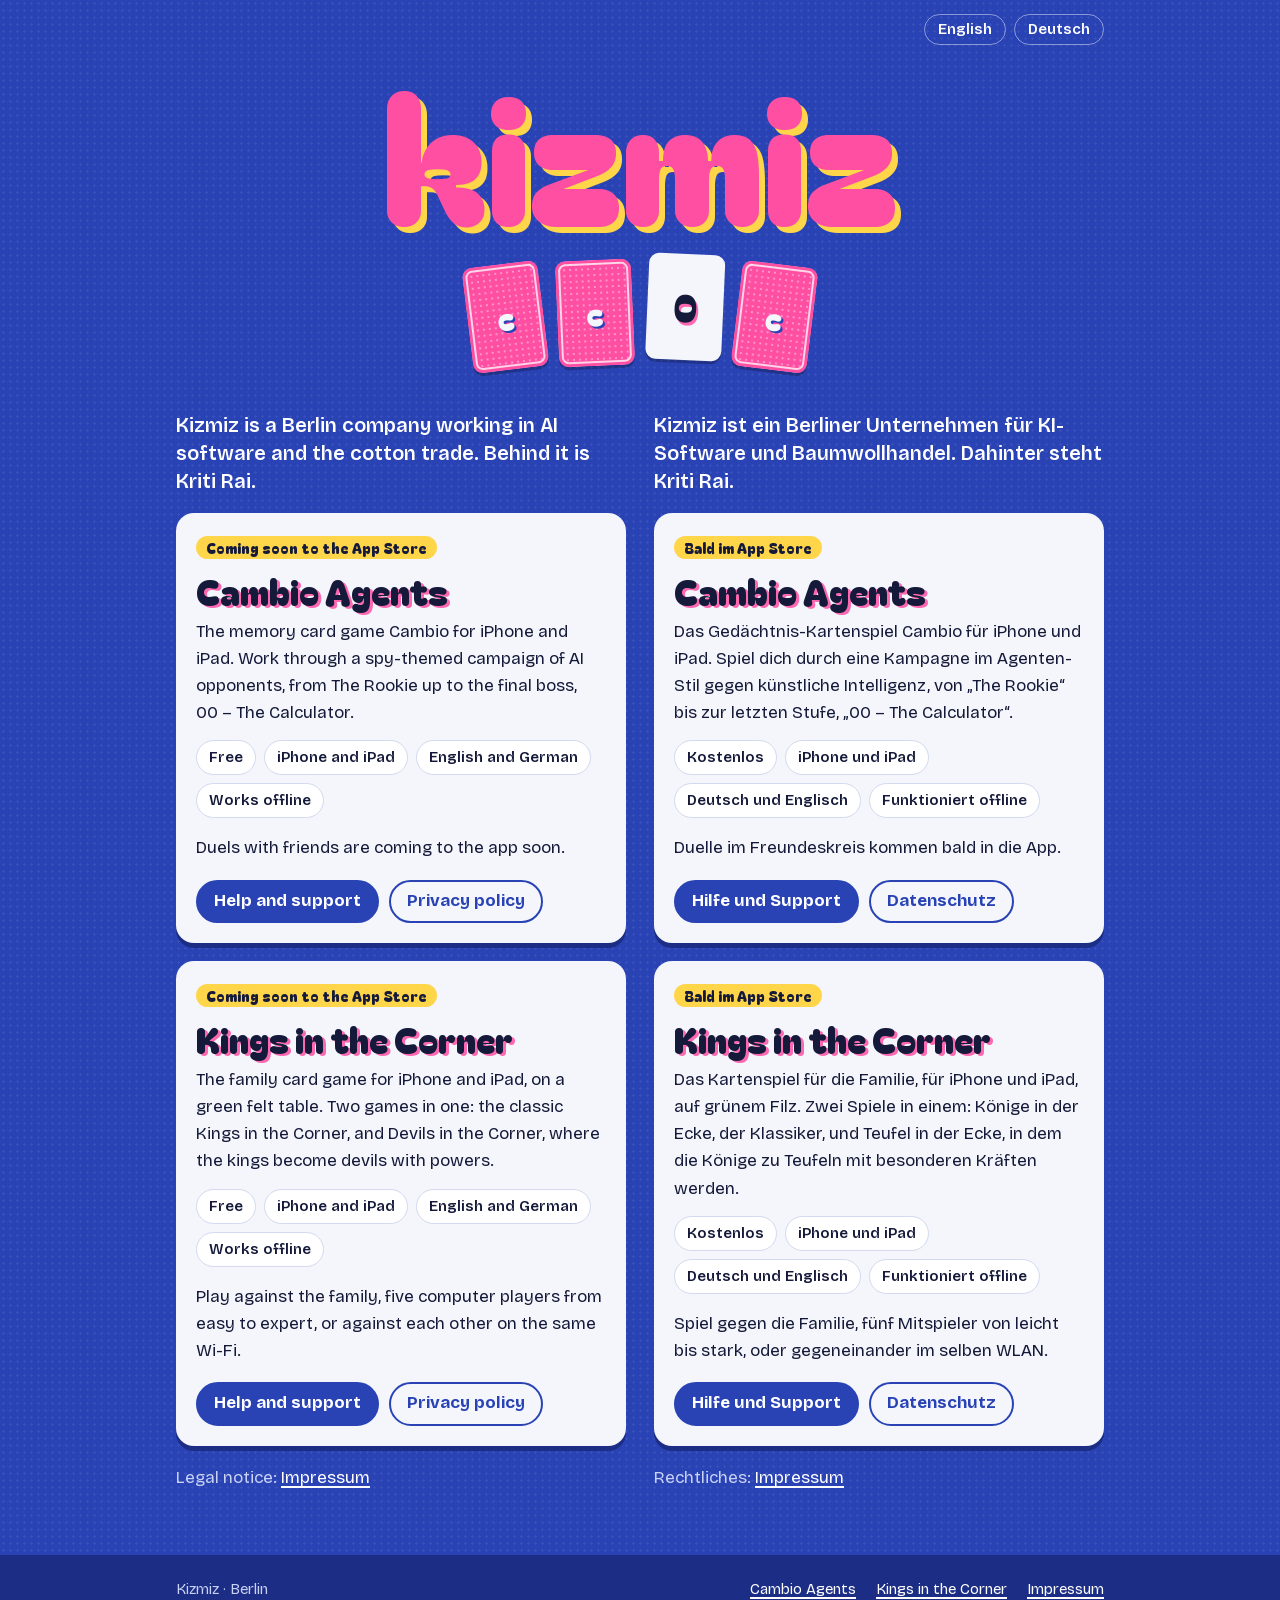
<file: index.html>
<!doctype html>
<html lang="en">
<head>
  <meta charset="utf-8">
  <meta name="viewport" content="width=device-width, initial-scale=1">
  <title>Kizmiz</title>
  <meta name="description" content="Kizmiz is a Berlin company working in AI software and the cotton trade, run by Kriti&nbsp;Rai. Its apps include the card games Cambio Agents and Kings in the Corner, for iPhone and iPad.">
  <meta name="theme-color" content="#2943b5">
  <link rel="icon" href="data:image/svg+xml,%3Csvg xmlns='http://www.w3.org/2000/svg' viewBox='0 0 20 28'%3E%3Crect width='20' height='28' rx='4' fill='%23ff4fa3'/%3E%3Crect x='2.5' y='2.5' width='15' height='23' rx='2.5' fill='none' stroke='white' stroke-width='1.4'/%3E%3C/svg%3E">
  <link rel="preload" href="fonts/bagel-fat-one-latin.woff2" as="font" type="font/woff2" crossorigin>
  <link rel="preload" href="fonts/bricolage-grotesque-latin.woff2" as="font" type="font/woff2" crossorigin>
  <link rel="stylesheet" href="fonts/fonts.css">
  <link rel="stylesheet" href="style.css">
</head>
<body class="home">
  <header class="bar">
    <div class="bar-inner">
      <nav class="langs" aria-label="Language / Sprache">
        <a href="#en" lang="en">English</a>
        <a href="#de" lang="de">Deutsch</a>
      </nav>
    </div>
  </header>

  <main>
    <div class="hero">
      <h1>kizmiz</h1>
      <div class="hand" aria-hidden="true">
        <span class="card back"></span>
        <span class="card back"></span>
        <span class="card face">0</span>
        <span class="card back"></span>
      </div>
    </div>

    <div class="intros">
      <section class="intro" id="en" lang="en" aria-label="English">
        <p class="lead">Kizmiz is a Berlin company working in AI software and the cotton trade. Behind it is Kriti&nbsp;Rai.</p>
        <article class="app">
          <span class="badge">Coming soon to the App Store</span>
          <h2>Cambio Agents</h2>
          <p>The memory card game Cambio for iPhone and iPad. Work through a spy-themed campaign of AI opponents, from The Rookie up to the final boss, 00&nbsp;–&nbsp;The&nbsp;Calculator.</p>
          <ul class="facts">
            <li>Free</li>
            <li>iPhone and iPad</li>
            <li>English and German</li>
            <li>Works offline</li>
          </ul>
          <p>Duels with friends are coming to the app soon.</p>
          <ul class="actions">
            <li><a class="btn primary" href="cambio-agents/">Help and support</a></li>
            <li><a class="btn" href="cambio-agents/privacy/">Privacy policy</a></li>
          </ul>
        </article>
        <article class="app">
          <span class="badge">Coming soon to the App Store</span>
          <h2>Kings in the Corner</h2>
          <p>The family card game for iPhone and iPad, on a green felt table. Two games in one: the classic Kings in the Corner, and Devils in the Corner, where the kings become devils with powers.</p>
          <ul class="facts">
            <li>Free</li>
            <li>iPhone and iPad</li>
            <li>English and German</li>
            <li>Works offline</li>
          </ul>
          <p>Play against the family, five computer players from easy to expert, or against each other on the same Wi-Fi.</p>
          <ul class="actions">
            <li><a class="btn primary" href="kings-in-the-corner/">Help and support</a></li>
            <li><a class="btn" href="kings-in-the-corner/privacy/">Privacy policy</a></li>
          </ul>
        </article>
        <p class="legal">Legal notice: <a href="impressum/">Impressum</a></p>
      </section>

      <section class="intro" id="de" lang="de" aria-label="Deutsch">
        <p class="lead">Kizmiz ist ein Berliner Unternehmen für KI-Software und Baumwollhandel. Dahinter steht Kriti&nbsp;Rai.</p>
        <article class="app">
          <span class="badge">Bald im App Store</span>
          <h2>Cambio Agents</h2>
          <p>Das Gedächtnis-Kartenspiel Cambio für iPhone und iPad. Spiel dich durch eine Kampagne im Agenten-Stil gegen künstliche Intelligenz, von „The Rookie“ bis zur letzten Stufe, „00&nbsp;–&nbsp;The&nbsp;Calculator“.</p>
          <ul class="facts">
            <li>Kostenlos</li>
            <li>iPhone und iPad</li>
            <li>Deutsch und Englisch</li>
            <li>Funktioniert offline</li>
          </ul>
          <p>Duelle im Freundeskreis kommen bald in die App.</p>
          <ul class="actions">
            <li><a class="btn primary" href="cambio-agents/#de">Hilfe und Support</a></li>
            <li><a class="btn" href="cambio-agents/privacy/#de">Datenschutz</a></li>
          </ul>
        </article>
        <article class="app">
          <span class="badge">Bald im App Store</span>
          <h2>Kings in the Corner</h2>
          <p>Das Kartenspiel für die Familie, für iPhone und iPad, auf grünem Filz. Zwei Spiele in einem: Könige in der Ecke, der Klassiker, und Teufel in der Ecke, in dem die Könige zu Teufeln mit besonderen Kräften werden.</p>
          <ul class="facts">
            <li>Kostenlos</li>
            <li>iPhone und iPad</li>
            <li>Deutsch und Englisch</li>
            <li>Funktioniert offline</li>
          </ul>
          <p>Spiel gegen die Familie, fünf Mitspieler von leicht bis stark, oder gegeneinander im selben WLAN.</p>
          <ul class="actions">
            <li><a class="btn primary" href="kings-in-the-corner/#de">Hilfe und Support</a></li>
            <li><a class="btn" href="kings-in-the-corner/privacy/#de">Datenschutz</a></li>
          </ul>
        </article>
        <p class="legal">Rechtliches: <a href="impressum/">Impressum</a></p>
      </section>
    </div>
  </main>

  <footer class="foot">
    <div class="foot-inner">
      <span>Kizmiz · Berlin</span>
      <ul>
        <li><a href="cambio-agents/">Cambio Agents</a></li>
        <li><a href="kings-in-the-corner/">Kings in the Corner</a></li>
        <li><a href="impressum/">Impressum</a></li>
      </ul>
    </div>
  </footer>
</body>
</html>
</file>
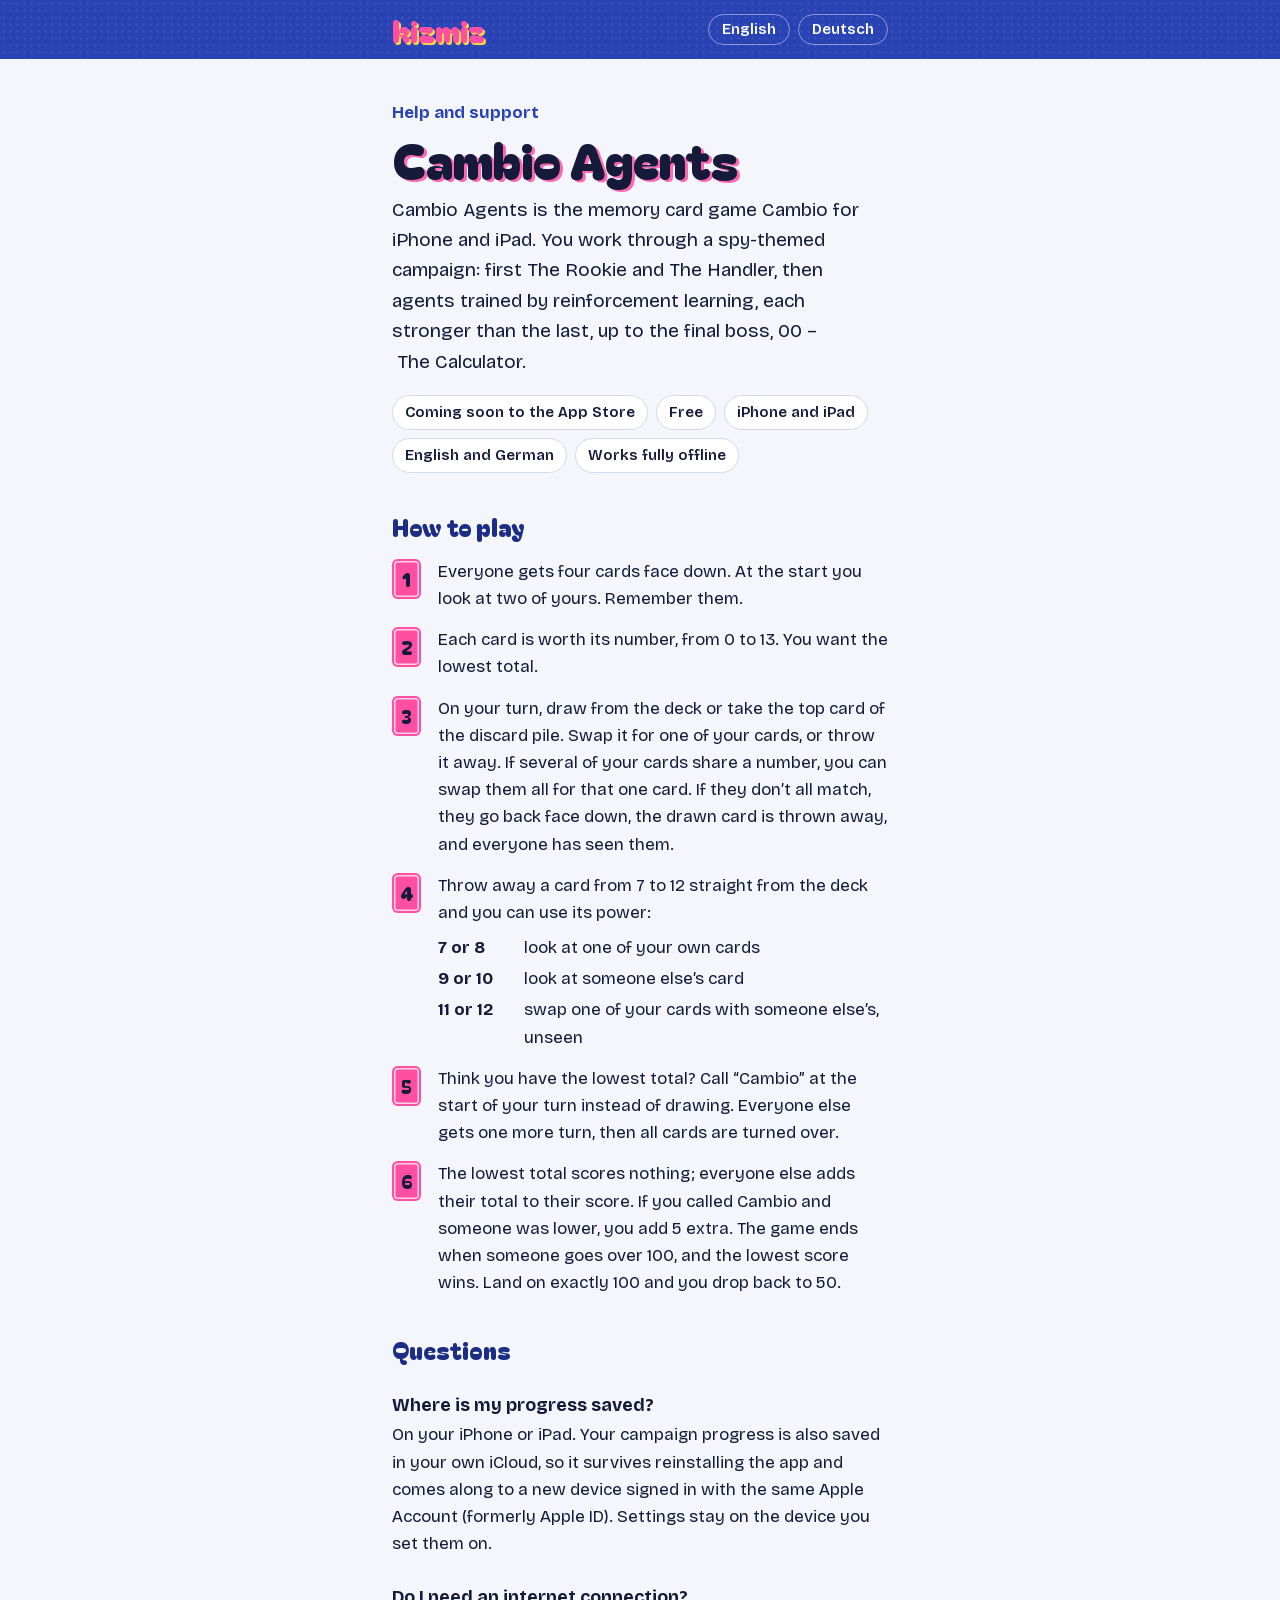
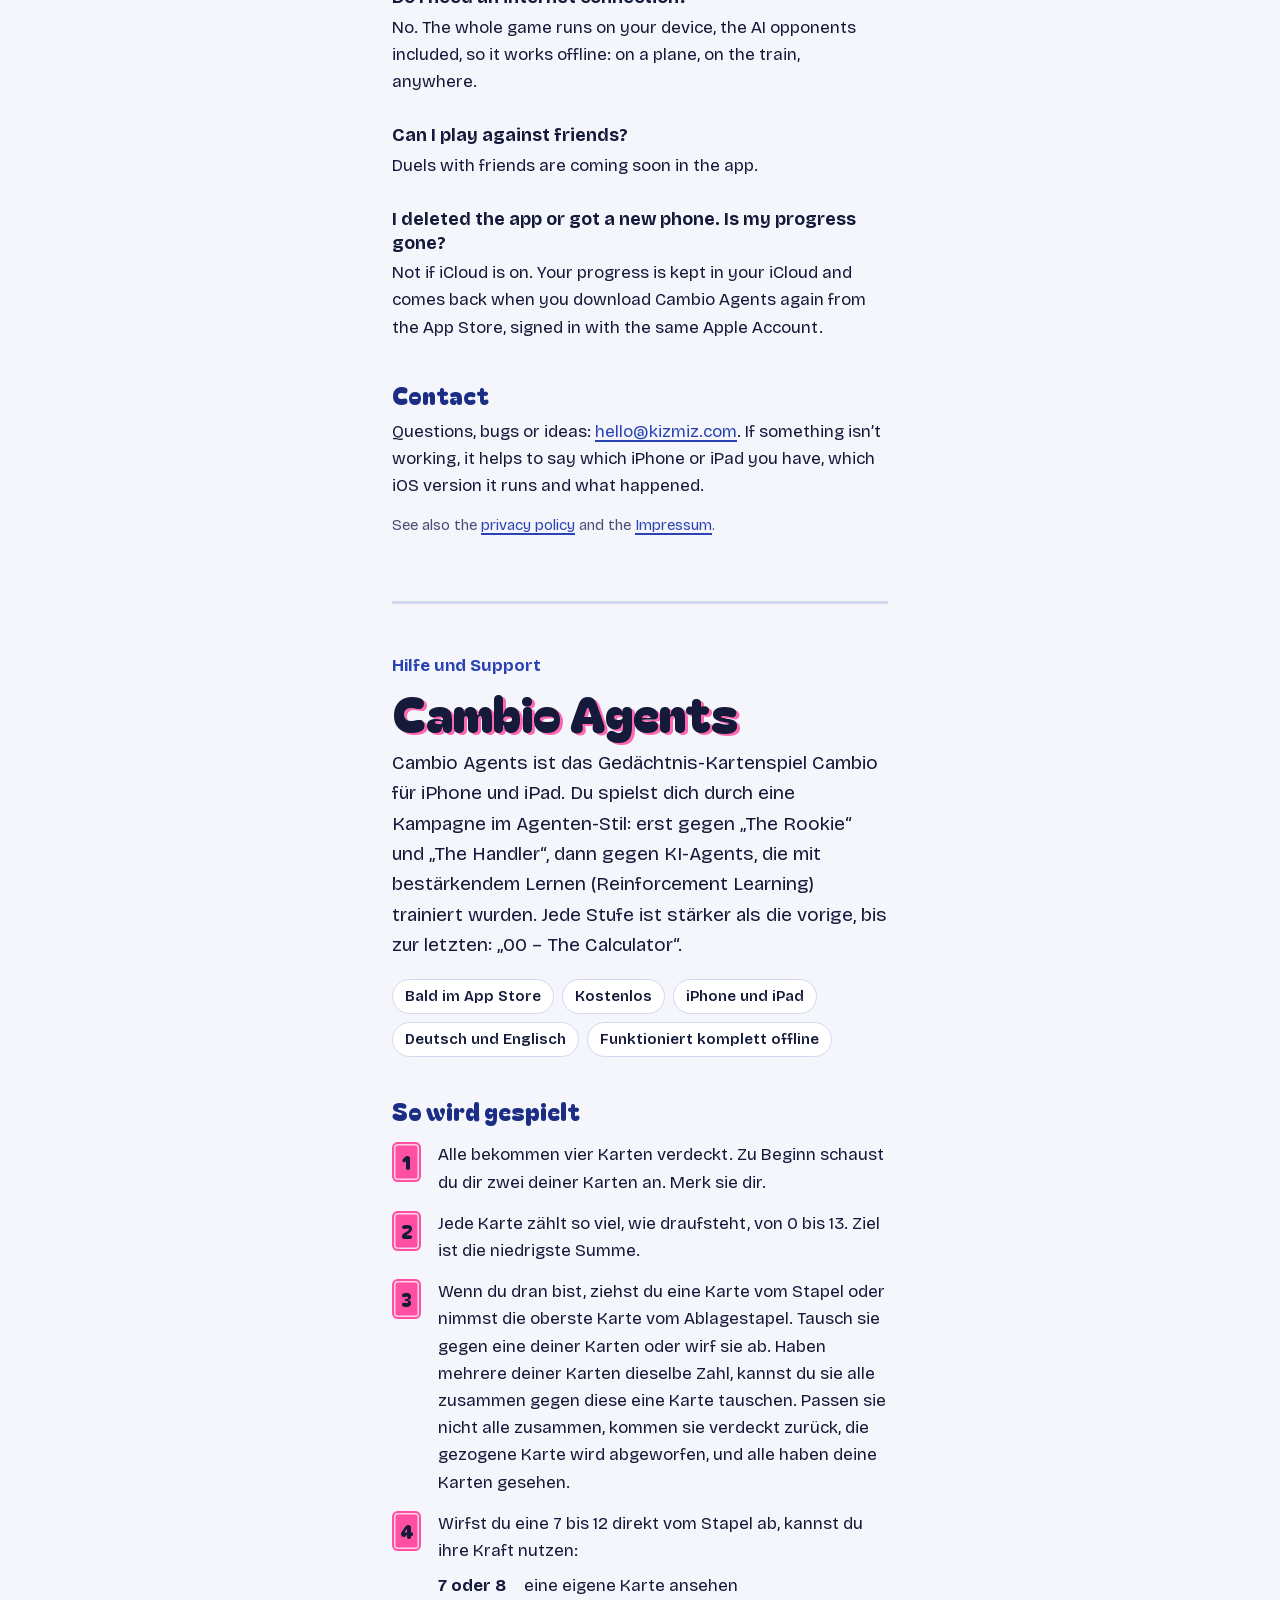
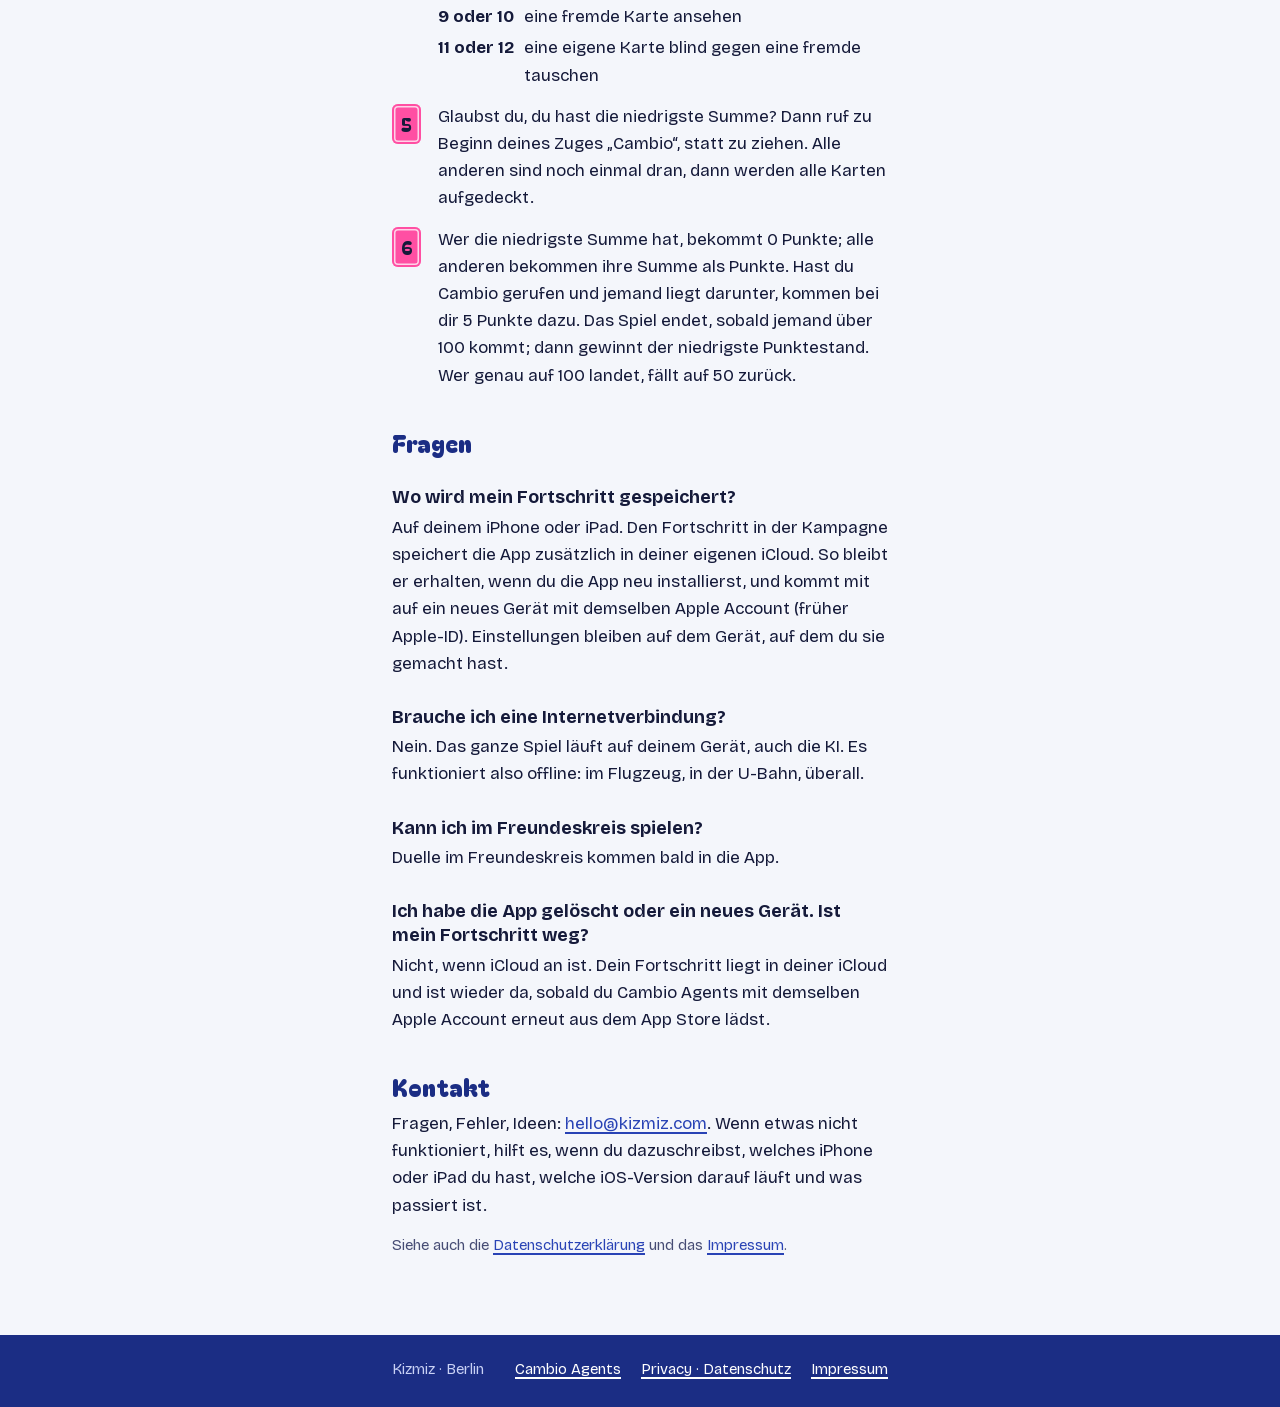
<file: cambio-agents/index.html>
<!doctype html>
<html lang="en">
<head>
  <meta charset="utf-8">
  <meta name="viewport" content="width=device-width, initial-scale=1">
  <title>Cambio Agents · Help and support</title>
  <meta name="description" content="Help for Cambio Agents, the memory card game for iPhone and iPad: how to play, saved progress, offline play and contact. Auch auf Deutsch.">
  <meta name="theme-color" content="#2943b5">
  <link rel="icon" href="data:image/svg+xml,%3Csvg xmlns='http://www.w3.org/2000/svg' viewBox='0 0 20 28'%3E%3Crect width='20' height='28' rx='4' fill='%23ff4fa3'/%3E%3Crect x='2.5' y='2.5' width='15' height='23' rx='2.5' fill='none' stroke='white' stroke-width='1.4'/%3E%3C/svg%3E">
  <link rel="preload" href="../fonts/bagel-fat-one-latin.woff2" as="font" type="font/woff2" crossorigin>
  <link rel="preload" href="../fonts/bricolage-grotesque-latin.woff2" as="font" type="font/woff2" crossorigin>
  <link rel="stylesheet" href="../fonts/fonts.css">
  <link rel="stylesheet" href="../style.css">
</head>
<body class="text">
  <header class="bar">
    <div class="bar-inner">
      <a class="wordmark" href="../">kizmiz</a>
      <nav class="langs" aria-label="Language / Sprache">
        <a href="#en" lang="en">English</a>
        <a href="#de" lang="de">Deutsch</a>
      </nav>
    </div>
  </header>

  <main class="doc">
    <article id="en" lang="en">
      <p class="eyebrow">Help and support</p>
      <h1>Cambio Agents</h1>
      <p class="lead">Cambio Agents is the memory card game Cambio for iPhone and iPad. You work through a spy-themed campaign: first The Rookie and The Handler, then agents trained by reinforcement learning, each stronger than the last, up to the final boss, 00&nbsp;–&nbsp;The&nbsp;Calculator.</p>
      <ul class="facts">
        <li>Coming soon to the App Store</li>
        <li>Free</li>
        <li>iPhone and iPad</li>
        <li>English and German</li>
        <li>Works fully offline</li>
      </ul>

      <h2>How to play</h2>
      <ol class="steps">
        <li>Everyone gets four cards face down. At the start you look at two of yours. Remember them.</li>
        <li>Each card is worth its number, from 0 to 13. You want the lowest total.</li>
        <li>On your turn, draw from the deck or take the top card of the discard pile. Swap it for one of your cards, or throw it away. If several of your cards share a number, you can swap them all for that one card. If they don’t all match, they go back face down, the drawn card is thrown away, and everyone has seen them.</li>
        <li>Throw away a card from 7 to 12 straight from the deck and you can use its power:
          <ul class="powers">
            <li><b>7 or 8</b> look at one of your own cards</li>
            <li><b>9 or 10</b> look at someone else’s card</li>
            <li><b>11 or 12</b> swap one of your cards with someone else’s, unseen</li>
          </ul>
        </li>
        <li>Think you have the lowest total? Call “Cambio” at the start of your turn instead of drawing. Everyone else gets one more turn, then all cards are turned over.</li>
        <li>The lowest total scores nothing; everyone else adds their total to their score. If you called Cambio and someone was lower, you add 5 extra. The game ends when someone goes over 100, and the lowest score wins. Land on exactly 100 and you drop back to 50.</li>
      </ol>

      <h2>Questions</h2>

      <h3>Where is my progress saved?</h3>
      <p>On your iPhone or iPad. Your campaign progress is also saved in your own iCloud, so it survives reinstalling the app and comes along to a new device signed in with the same Apple Account (formerly Apple ID). Settings stay on the device you set them on.</p>

      <h3>Do I need an internet connection?</h3>
      <p>No. The whole game runs on your device, the AI opponents included, so it works offline: on a plane, on the train, anywhere.</p>

      <h3>Can I play against friends?</h3>
      <p>Duels with friends are coming soon in the app.</p>

      <h3>I deleted the app or got a new phone. Is my progress gone?</h3>
      <p>Not if iCloud is on. Your progress is kept in your iCloud and comes back when you download Cambio Agents again from the App Store, signed in with the same Apple Account.</p>

      <h2>Contact</h2>
      <p>Questions, bugs or ideas: <a href="mailto:hello@kizmiz.com">hello@kizmiz.com</a>. If something isn’t working, it helps to say which iPhone or iPad you have, which iOS version it runs and what happened.</p>
      <p class="note">See also the <a href="privacy/">privacy policy</a> and the <a href="../impressum/">Impressum</a>.</p>
    </article>

    <article id="de" lang="de">
      <p class="eyebrow">Hilfe und Support</p>
      <h1>Cambio Agents</h1>
      <p class="lead">Cambio Agents ist das Gedächtnis-Kartenspiel Cambio für iPhone und iPad. Du spielst dich durch eine Kampagne im Agenten-Stil: erst gegen „The Rookie“ und „The Handler“, dann gegen KI-Agents, die mit bestärkendem Lernen (Reinforcement Learning) trainiert wurden. Jede Stufe ist stärker als die vorige, bis zur letzten: „00&nbsp;–&nbsp;The&nbsp;Calculator“.</p>
      <ul class="facts">
        <li>Bald im App Store</li>
        <li>Kostenlos</li>
        <li>iPhone und iPad</li>
        <li>Deutsch und Englisch</li>
        <li>Funktioniert komplett offline</li>
      </ul>

      <h2>So wird gespielt</h2>
      <ol class="steps">
        <li>Alle bekommen vier Karten verdeckt. Zu Beginn schaust du dir zwei deiner Karten an. Merk sie dir.</li>
        <li>Jede Karte zählt so viel, wie draufsteht, von 0 bis 13. Ziel ist die niedrigste Summe.</li>
        <li>Wenn du dran bist, ziehst du eine Karte vom Stapel oder nimmst die oberste Karte vom Ablagestapel. Tausch sie gegen eine deiner Karten oder wirf sie ab. Haben mehrere deiner Karten dieselbe Zahl, kannst du sie alle zusammen gegen diese eine Karte tauschen. Passen sie nicht alle zusammen, kommen sie verdeckt zurück, die gezogene Karte wird abgeworfen, und alle haben deine Karten gesehen.</li>
        <li>Wirfst du eine 7 bis 12 direkt vom Stapel ab, kannst du ihre Kraft nutzen:
          <ul class="powers">
            <li><b>7 oder 8</b> eine eigene Karte ansehen</li>
            <li><b>9 oder 10</b> eine fremde Karte ansehen</li>
            <li><b>11 oder 12</b> eine eigene Karte blind gegen eine fremde tauschen</li>
          </ul>
        </li>
        <li>Glaubst du, du hast die niedrigste Summe? Dann ruf zu Beginn deines Zuges „Cambio“, statt zu ziehen. Alle anderen sind noch einmal dran, dann werden alle Karten aufgedeckt.</li>
        <li>Wer die niedrigste Summe hat, bekommt 0 Punkte; alle anderen bekommen ihre Summe als Punkte. Hast du Cambio gerufen und jemand liegt darunter, kommen bei dir 5 Punkte dazu. Das Spiel endet, sobald jemand über 100 kommt; dann gewinnt der niedrigste Punktestand. Wer genau auf 100 landet, fällt auf 50 zurück.</li>
      </ol>

      <h2>Fragen</h2>

      <h3>Wo wird mein Fortschritt gespeichert?</h3>
      <p>Auf deinem iPhone oder iPad. Den Fortschritt in der Kampagne speichert die App zusätzlich in deiner eigenen iCloud. So bleibt er erhalten, wenn du die App neu installierst, und kommt mit auf ein neues Gerät mit demselben Apple Account (früher Apple-ID). Einstellungen bleiben auf dem Gerät, auf dem du sie gemacht hast.</p>

      <h3>Brauche ich eine Internetverbindung?</h3>
      <p>Nein. Das ganze Spiel läuft auf deinem Gerät, auch die KI. Es funktioniert also offline: im Flugzeug, in der U-Bahn, überall.</p>

      <h3>Kann ich im Freundeskreis spielen?</h3>
      <p>Duelle im Freundeskreis kommen bald in die App.</p>

      <h3>Ich habe die App gelöscht oder ein neues Gerät. Ist mein Fortschritt weg?</h3>
      <p>Nicht, wenn iCloud an ist. Dein Fortschritt liegt in deiner iCloud und ist wieder da, sobald du Cambio Agents mit demselben Apple Account erneut aus dem App Store lädst.</p>

      <h2>Kontakt</h2>
      <p>Fragen, Fehler, Ideen: <a href="mailto:hello@kizmiz.com">hello@kizmiz.com</a>. Wenn etwas nicht funktioniert, hilft es, wenn du dazuschreibst, welches iPhone oder iPad du hast, welche iOS-Version darauf läuft und was passiert ist.</p>
      <p class="note">Siehe auch die <a href="privacy/#de">Datenschutzerklärung</a> und das <a href="../impressum/">Impressum</a>.</p>
    </article>
  </main>

  <footer class="foot">
    <div class="foot-inner">
      <span>Kizmiz · Berlin</span>
      <ul>
        <li><a href="./">Cambio Agents</a></li>
        <li><a href="privacy/">Privacy · Datenschutz</a></li>
        <li><a href="../impressum/">Impressum</a></li>
      </ul>
    </div>
  </footer>
</body>
</html>
</file>
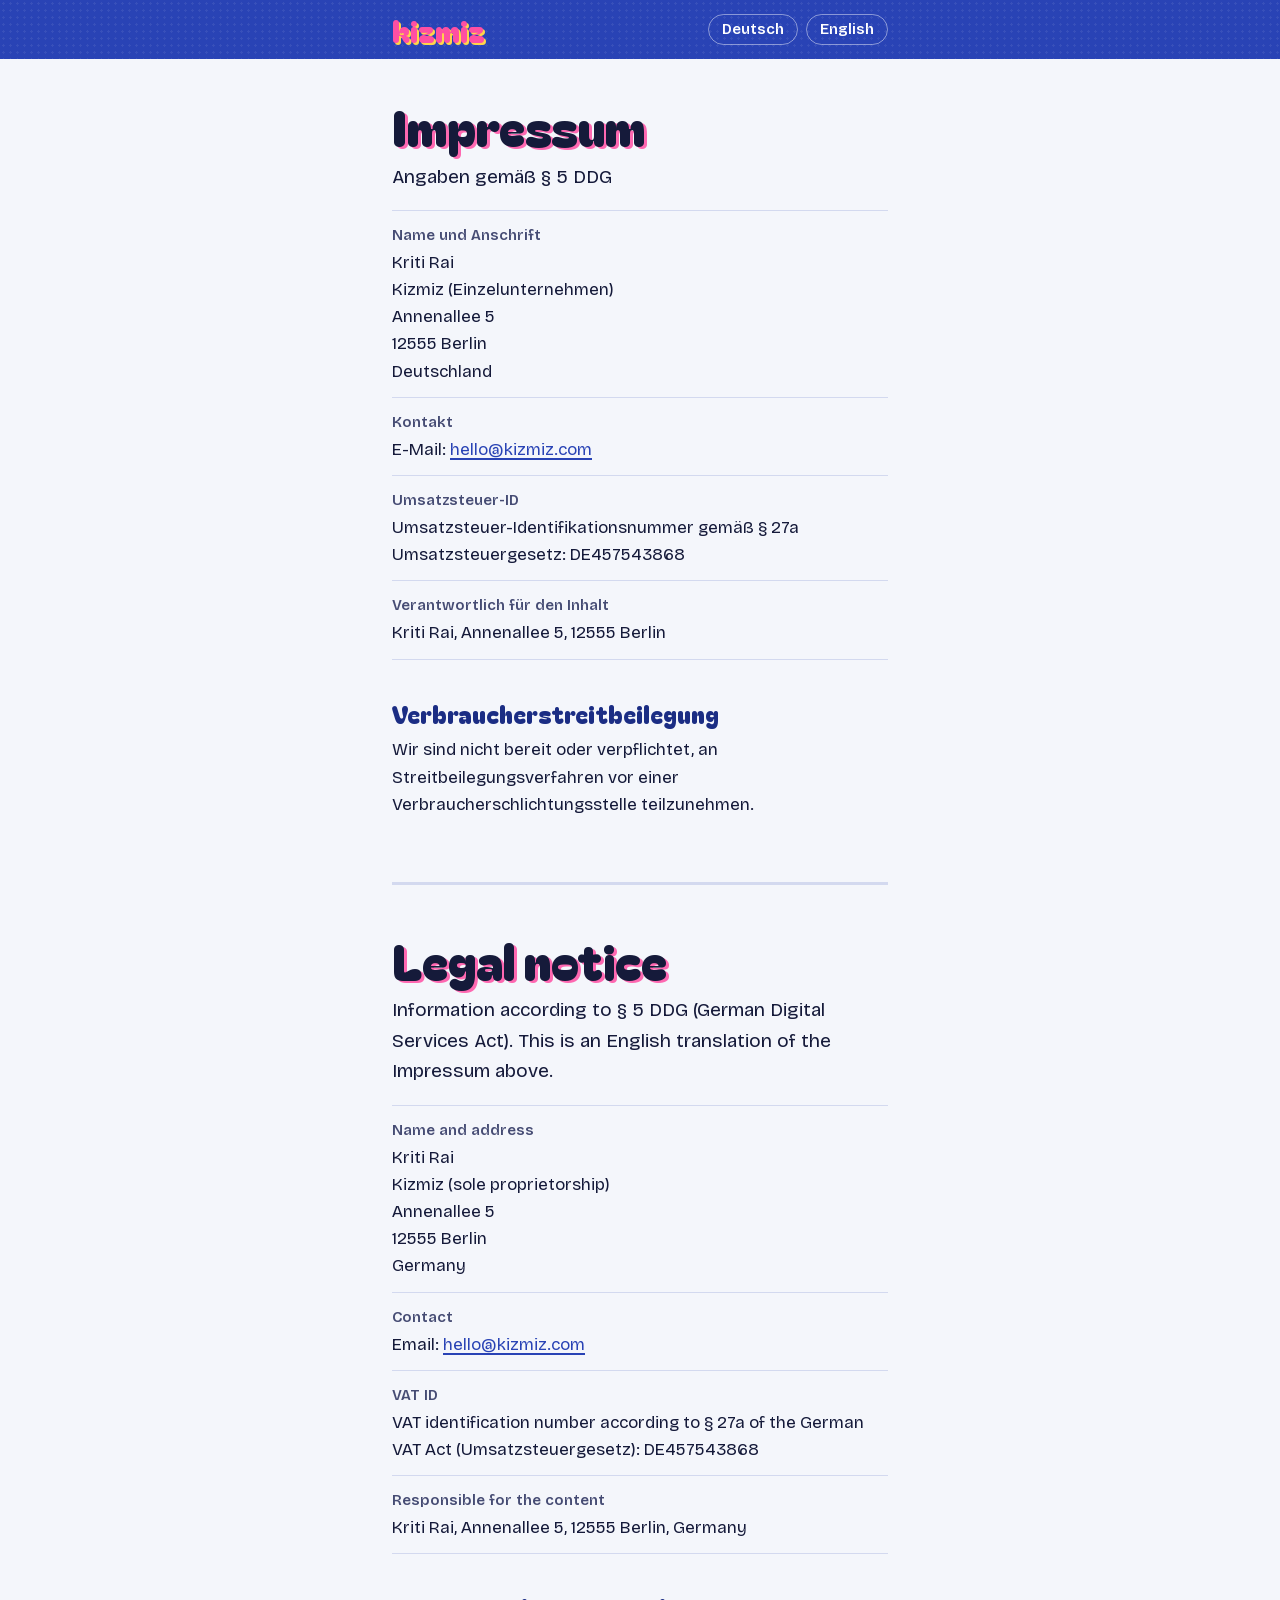
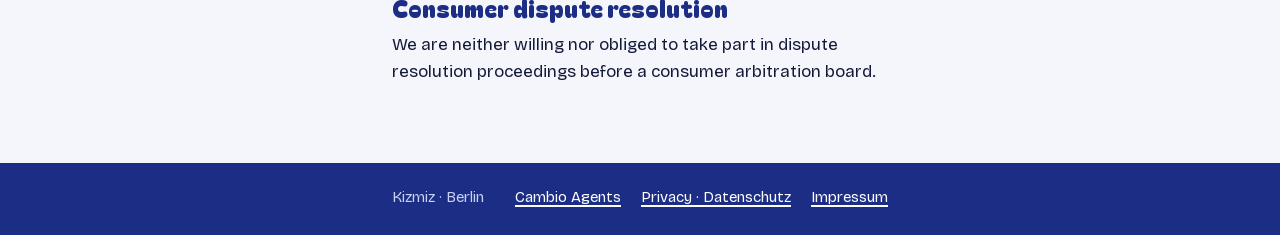
<file: impressum/index.html>
<!doctype html>
<html lang="de">
<head>
  <meta charset="utf-8">
  <meta name="viewport" content="width=device-width, initial-scale=1">
  <title>Impressum · Kizmiz</title>
  <meta name="description" content="Impressum von Kizmiz, Kriti Rai, Berlin. Legal notice in English.">
  <meta name="theme-color" content="#2943b5">
  <link rel="icon" href="data:image/svg+xml,%3Csvg xmlns='http://www.w3.org/2000/svg' viewBox='0 0 20 28'%3E%3Crect width='20' height='28' rx='4' fill='%23ff4fa3'/%3E%3Crect x='2.5' y='2.5' width='15' height='23' rx='2.5' fill='none' stroke='white' stroke-width='1.4'/%3E%3C/svg%3E">
  <link rel="preload" href="../fonts/bagel-fat-one-latin.woff2" as="font" type="font/woff2" crossorigin>
  <link rel="preload" href="../fonts/bricolage-grotesque-latin.woff2" as="font" type="font/woff2" crossorigin>
  <link rel="stylesheet" href="../fonts/fonts.css">
  <link rel="stylesheet" href="../style.css">
</head>
<body class="text">
  <header class="bar">
    <div class="bar-inner">
      <a class="wordmark" href="../">kizmiz</a>
      <nav class="langs" aria-label="Sprache / Language">
        <a href="#de" lang="de">Deutsch</a>
        <a href="#en" lang="en">English</a>
      </nav>
    </div>
  </header>

  <main class="doc">
    <article id="de" lang="de">
      <h1>Impressum</h1>
      <p class="lead">Angaben gemäß §&nbsp;5 DDG</p>

      <dl class="facts-table">
        <div>
          <dt>Name und Anschrift</dt>
          <dd>
            <address>
              Kriti Rai<br>
              Kizmiz (Einzelunternehmen)<br>
              Annenallee 5<br>
              12555 Berlin<br>
              Deutschland
            </address>
          </dd>
        </div>
        <div>
          <dt>Kontakt</dt>
          <dd>E-Mail: <a href="mailto:hello@kizmiz.com">hello@kizmiz.com</a></dd>
        </div>
        <div>
          <dt>Umsatzsteuer-ID</dt>
          <dd>Umsatzsteuer-Identifikationsnummer gemäß §&nbsp;27a Umsatzsteuergesetz: <span class="nobreak">DE457543868</span></dd>
        </div>
        <div>
          <dt>Verantwortlich für den Inhalt</dt>
          <dd>Kriti Rai, Annenallee 5, 12555 Berlin</dd>
        </div>
      </dl>

      <h2>Verbraucher&shy;streitbeilegung</h2>
      <p>Wir sind nicht bereit oder verpflichtet, an Streitbeilegungsverfahren vor einer Verbraucherschlichtungsstelle teilzunehmen.</p>
    </article>

    <article id="en" lang="en">
      <h1>Legal notice</h1>
      <p class="lead">Information according to §&nbsp;5 DDG (German Digital Services Act). This is an English translation of the Impressum above.</p>

      <dl class="facts-table">
        <div>
          <dt>Name and address</dt>
          <dd>
            <address>
              Kriti Rai<br>
              Kizmiz (sole proprietorship)<br>
              Annenallee 5<br>
              12555 Berlin<br>
              Germany
            </address>
          </dd>
        </div>
        <div>
          <dt>Contact</dt>
          <dd>Email: <a href="mailto:hello@kizmiz.com">hello@kizmiz.com</a></dd>
        </div>
        <div>
          <dt>VAT ID</dt>
          <dd>VAT identification number according to §&nbsp;27a of the German VAT Act (Umsatzsteuergesetz): <span class="nobreak">DE457543868</span></dd>
        </div>
        <div>
          <dt>Responsible for the content</dt>
          <dd>Kriti Rai, Annenallee 5, 12555 Berlin, Germany</dd>
        </div>
      </dl>

      <h2>Consumer dispute resolution</h2>
      <p>We are neither willing nor obliged to take part in dispute resolution proceedings before a consumer arbitration board.</p>
    </article>
  </main>

  <footer class="foot">
    <div class="foot-inner">
      <span>Kizmiz · Berlin</span>
      <ul>
        <li><a href="../cambio-agents/">Cambio Agents</a></li>
        <li><a href="../cambio-agents/privacy/">Privacy · Datenschutz</a></li>
        <li><a href="./">Impressum</a></li>
      </ul>
    </div>
  </footer>
</body>
</html>
</file>
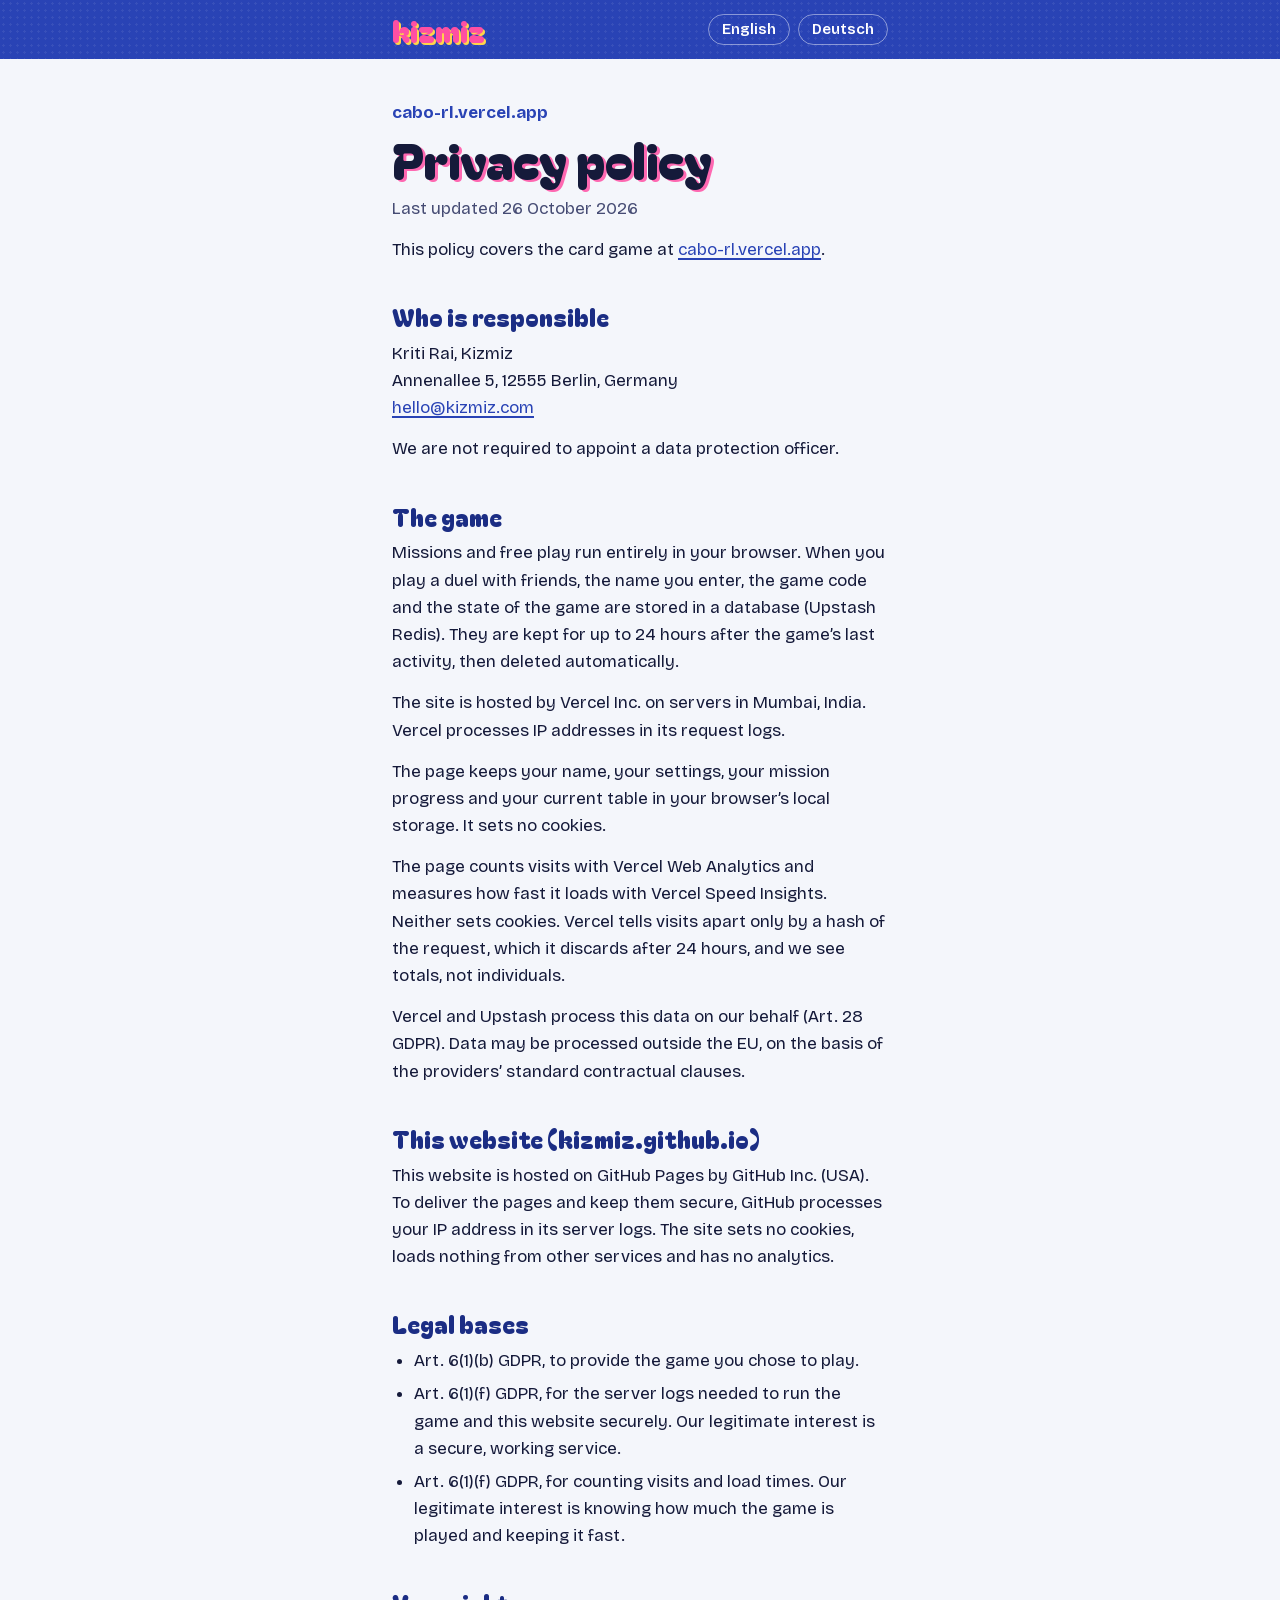
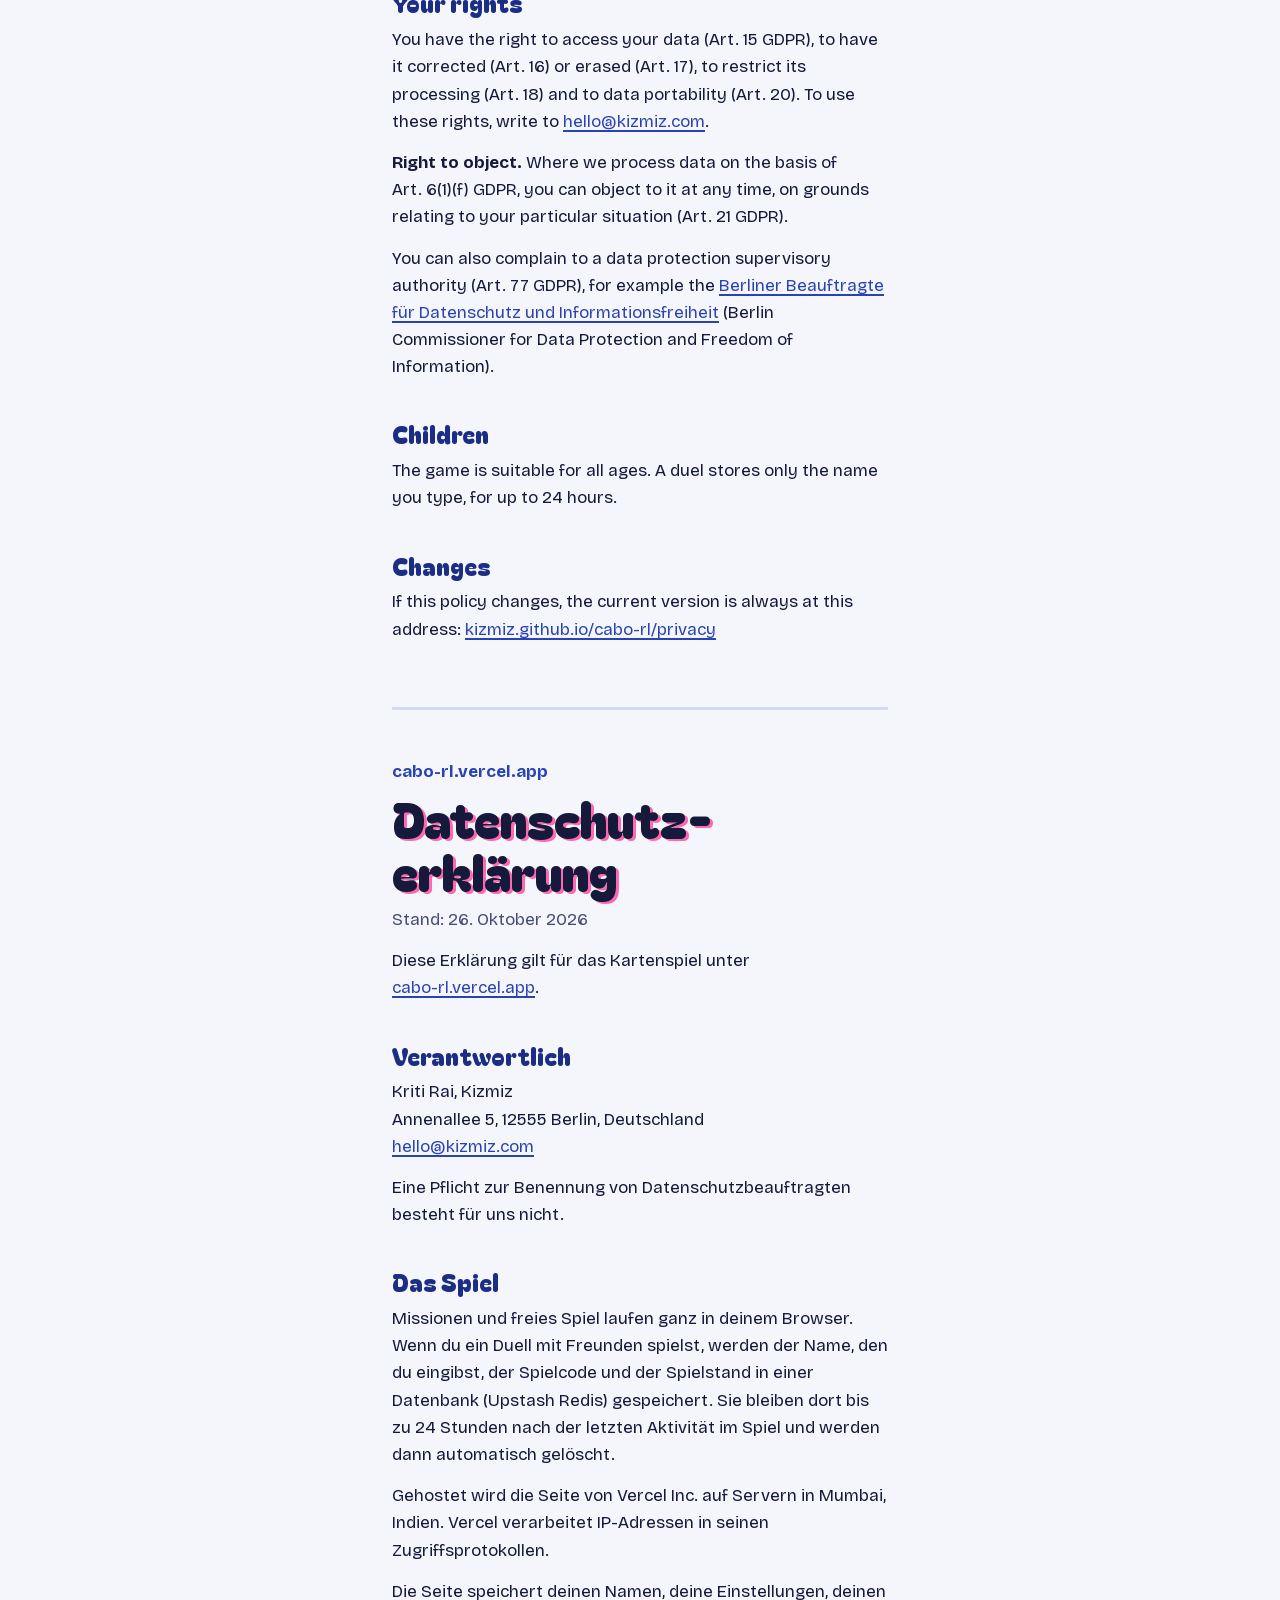
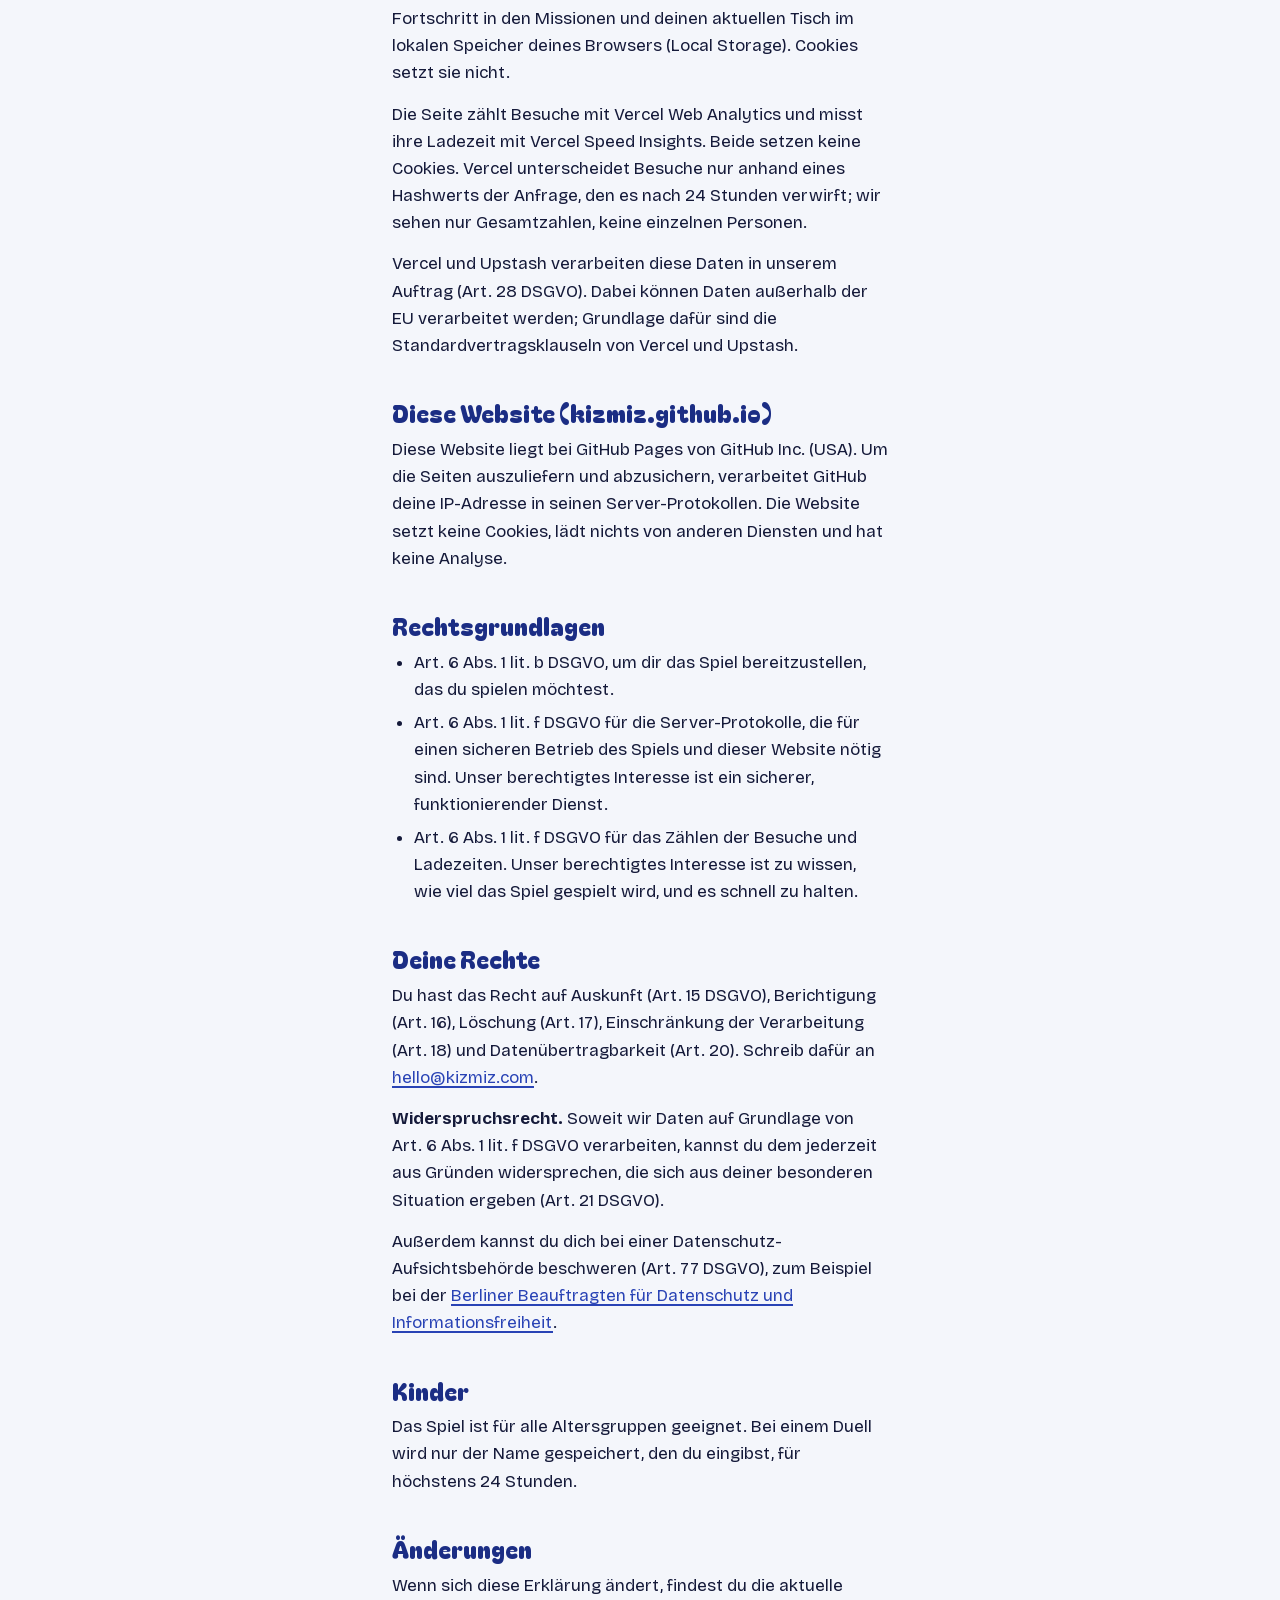
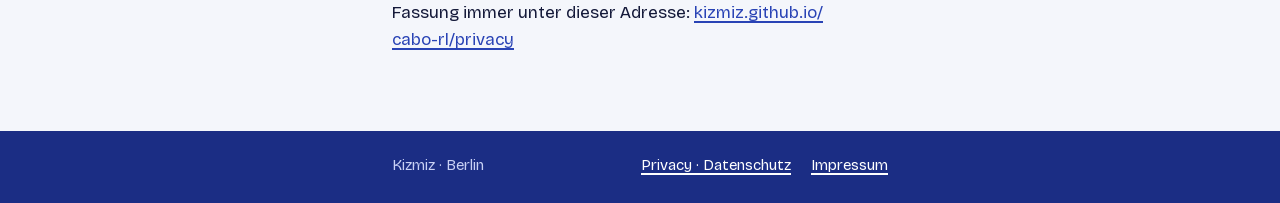
<file: cabo-rl/privacy/index.html>
<!doctype html>
<html lang="en">
<head>
  <meta charset="utf-8">
  <meta name="viewport" content="width=device-width, initial-scale=1">
  <title>cabo-rl.vercel.app · Privacy policy · Datenschutzerklärung</title>
  <meta name="description" content="Privacy policy for the card game at cabo-rl.vercel.app. Datenschutzerklärung auf Deutsch.">
  <meta name="robots" content="noindex">
  <meta name="theme-color" content="#2943b5">
  <link rel="icon" href="data:image/svg+xml,%3Csvg xmlns='http://www.w3.org/2000/svg' viewBox='0 0 20 28'%3E%3Crect width='20' height='28' rx='4' fill='%23ff4fa3'/%3E%3Crect x='2.5' y='2.5' width='15' height='23' rx='2.5' fill='none' stroke='white' stroke-width='1.4'/%3E%3C/svg%3E">
  <link rel="preload" href="../../fonts/bagel-fat-one-latin.woff2" as="font" type="font/woff2" crossorigin>
  <link rel="preload" href="../../fonts/bricolage-grotesque-latin.woff2" as="font" type="font/woff2" crossorigin>
  <link rel="stylesheet" href="../../fonts/fonts.css">
  <link rel="stylesheet" href="../../style.css">
</head>
<body class="text">
  <header class="bar">
    <div class="bar-inner">
      <a class="wordmark" href="../../">kizmiz</a>
      <nav class="langs" aria-label="Language / Sprache">
        <a href="#en" lang="en">English</a>
        <a href="#de" lang="de">Deutsch</a>
      </nav>
    </div>
  </header>

  <main class="doc">
    <article id="en" lang="en">
      <p class="eyebrow">cabo-rl.vercel.app</p>
      <h1>Privacy policy</h1>
      <p class="meta">Last updated 26 October 2026</p>
      <p>This policy covers the card game at <a href="https://cabo-rl.vercel.app" class="nobreak">cabo-rl.vercel.app</a>.</p>

      <h2>Who is responsible</h2>
      <address>
        Kriti Rai, Kizmiz<br>
        Annenallee 5, 12555 Berlin, Germany<br>
        <a href="mailto:hello@kizmiz.com">hello@kizmiz.com</a>
      </address>
      <p>We are not required to appoint a data protection officer.</p>

      <h2>The game</h2>
      <p>Missions and free play run entirely in your browser. When you play a duel with friends, the name you enter, the game code and the state of the game are stored in a database (Upstash Redis). They are kept for up to 24 hours after the game’s last activity, then deleted automatically.</p>
      <p>The site is hosted by Vercel Inc. on servers in Mumbai, India. Vercel processes IP addresses in its request logs.</p>
      <p>The page keeps your name, your settings, your mission progress and your current table in your browser’s local storage. It sets no cookies.</p>
      <p>The page counts visits with Vercel Web Analytics and measures how fast it loads with Vercel Speed Insights. Neither sets cookies. Vercel tells visits apart only by a hash of the request, which it discards after 24 hours, and we see totals, not individuals.</p>
      <p>Vercel and Upstash process this data on our behalf (Art.&nbsp;28 GDPR). Data may be processed outside the EU, on the basis of the providers’ standard contractual clauses.</p>

      <h2>This website <span class="nobreak">(kizmiz.github.io)</span></h2>
      <p>This website is hosted on GitHub Pages by GitHub Inc. (USA). To deliver the pages and keep them secure, GitHub processes your IP address in its server logs. The site sets no cookies, loads nothing from other services and has no analytics.</p>

      <h2>Legal bases</h2>
      <ul>
        <li>Art.&nbsp;6(1)(b) GDPR, to provide the game you chose to play.</li>
        <li>Art.&nbsp;6(1)(f) GDPR, for the server logs needed to run the game and this website securely. Our legitimate interest is a secure, working service.</li>
        <li>Art.&nbsp;6(1)(f) GDPR, for counting visits and load times. Our legitimate interest is knowing how much the game is played and keeping it fast.</li>
      </ul>

      <h2>Your rights</h2>
      <p>You have the right to access your data (Art.&nbsp;15 GDPR), to have it corrected (Art.&nbsp;16) or erased (Art.&nbsp;17), to restrict its processing (Art.&nbsp;18) and to data portability (Art.&nbsp;20). To use these rights, write to <a href="mailto:hello@kizmiz.com">hello@kizmiz.com</a>.</p>
      <p><strong>Right to object.</strong> Where we process data on the basis of Art.&nbsp;6(1)(f) GDPR, you can object to it at any time, on grounds relating to your particular situation (Art.&nbsp;21 GDPR).</p>
      <p>You can also complain to a data protection supervisory authority (Art.&nbsp;77 GDPR), for example the <a href="https://www.datenschutz-berlin.de/">Berliner Beauftragte für Datenschutz und Informationsfreiheit</a> (Berlin Commissioner for Data Protection and Freedom of Information).</p>

      <h2>Children</h2>
      <p>The game is suitable for all ages. A duel stores only the name you type, for up to 24 hours.</p>

      <h2>Changes</h2>
      <p>If this policy changes, the current version is always at this address: <a href="https://kizmiz.github.io/cabo-rl/privacy/"><span class="nobreak">kizmiz.github.io/</span><wbr><span class="nobreak">cabo-rl/privacy</span></a></p>
    </article>

    <article id="de" lang="de">
      <p class="eyebrow">cabo-rl.vercel.app</p>
      <h1>Datenschutz&shy;erklärung</h1>
      <p class="meta">Stand: 26. Oktober 2026</p>
      <p>Diese Erklärung gilt für das Kartenspiel unter <a href="https://cabo-rl.vercel.app" class="nobreak">cabo-rl.vercel.app</a>.</p>

      <h2>Verantwortlich</h2>
      <address>
        Kriti Rai, Kizmiz<br>
        Annenallee 5, 12555 Berlin, Deutschland<br>
        <a href="mailto:hello@kizmiz.com">hello@kizmiz.com</a>
      </address>
      <p>Eine Pflicht zur Benennung von Datenschutzbeauftragten besteht für uns nicht.</p>

      <h2>Das Spiel</h2>
      <p>Missionen und freies Spiel laufen ganz in deinem Browser. Wenn du ein Duell mit Freunden spielst, werden der Name, den du eingibst, der Spielcode und der Spielstand in einer Datenbank (Upstash Redis) gespeichert. Sie bleiben dort bis zu 24 Stunden nach der letzten Aktivität im Spiel und werden dann automatisch gelöscht.</p>
      <p>Gehostet wird die Seite von Vercel Inc. auf Servern in Mumbai, Indien. Vercel verarbeitet IP-Adressen in seinen Zugriffsprotokollen.</p>
      <p>Die Seite speichert deinen Namen, deine Einstellungen, deinen Fortschritt in den Missionen und deinen aktuellen Tisch im lokalen Speicher deines Browsers (Local Storage). Cookies setzt sie nicht.</p>
      <p>Die Seite zählt Besuche mit Vercel Web Analytics und misst ihre Ladezeit mit Vercel Speed Insights. Beide setzen keine Cookies. Vercel unterscheidet Besuche nur anhand eines Hashwerts der Anfrage, den es nach 24 Stunden verwirft; wir sehen nur Gesamtzahlen, keine einzelnen Personen.</p>
      <p>Vercel und Upstash verarbeiten diese Daten in unserem Auftrag (Art.&nbsp;28 DSGVO). Dabei können Daten außerhalb der EU verarbeitet werden; Grundlage dafür sind die Standardvertragsklauseln von Vercel und Upstash.</p>

      <h2>Diese Website <span class="nobreak">(kizmiz.github.io)</span></h2>
      <p>Diese Website liegt bei GitHub Pages von GitHub Inc. (USA). Um die Seiten auszuliefern und abzusichern, verarbeitet GitHub deine IP-Adresse in seinen Server-Protokollen. Die Website setzt keine Cookies, lädt nichts von anderen Diensten und hat keine Analyse.</p>

      <h2>Rechtsgrundlagen</h2>
      <ul>
        <li>Art.&nbsp;6 Abs.&nbsp;1 lit.&nbsp;b DSGVO, um dir das Spiel bereitzustellen, das du spielen möchtest.</li>
        <li>Art.&nbsp;6 Abs.&nbsp;1 lit.&nbsp;f DSGVO für die Server-Protokolle, die für einen sicheren Betrieb des Spiels und dieser Website nötig sind. Unser berechtigtes Interesse ist ein sicherer, funktionierender Dienst.</li>
        <li>Art.&nbsp;6 Abs.&nbsp;1 lit.&nbsp;f DSGVO für das Zählen der Besuche und Ladezeiten. Unser berechtigtes Interesse ist zu wissen, wie viel das Spiel gespielt wird, und es schnell zu halten.</li>
      </ul>

      <h2>Deine Rechte</h2>
      <p>Du hast das Recht auf Auskunft (Art.&nbsp;15 DSGVO), Berichtigung (Art.&nbsp;16), Löschung (Art.&nbsp;17), Einschränkung der Verarbeitung (Art.&nbsp;18) und Datenübertragbarkeit (Art.&nbsp;20). Schreib dafür an <a href="mailto:hello@kizmiz.com">hello@kizmiz.com</a>.</p>
      <p><strong>Widerspruchsrecht.</strong> Soweit wir Daten auf Grundlage von Art.&nbsp;6 Abs.&nbsp;1 lit.&nbsp;f DSGVO verarbeiten, kannst du dem jederzeit aus Gründen widersprechen, die sich aus deiner besonderen Situation ergeben (Art.&nbsp;21 DSGVO).</p>
      <p>Außerdem kannst du dich bei einer Datenschutz-Aufsichtsbehörde beschweren (Art.&nbsp;77 DSGVO), zum Beispiel bei der <a href="https://www.datenschutz-berlin.de/">Berliner Beauftragten für Datenschutz und Informationsfreiheit</a>.</p>

      <h2>Kinder</h2>
      <p>Das Spiel ist für alle Altersgruppen geeignet. Bei einem Duell wird nur der Name gespeichert, den du eingibst, für höchstens 24 Stunden.</p>

      <h2>Änderungen</h2>
      <p>Wenn sich diese Erklärung ändert, findest du die aktuelle Fassung immer unter dieser Adresse: <a href="https://kizmiz.github.io/cabo-rl/privacy/"><span class="nobreak">kizmiz.github.io/</span><wbr><span class="nobreak">cabo-rl/privacy</span></a></p>
    </article>
  </main>

  <footer class="foot">
    <div class="foot-inner">
      <span>Kizmiz · Berlin</span>
      <ul>
        <li><a href="./">Privacy · Datenschutz</a></li>
        <li><a href="../../impressum/">Impressum</a></li>
      </ul>
    </div>
  </footer>
</body>
</html>
</file>
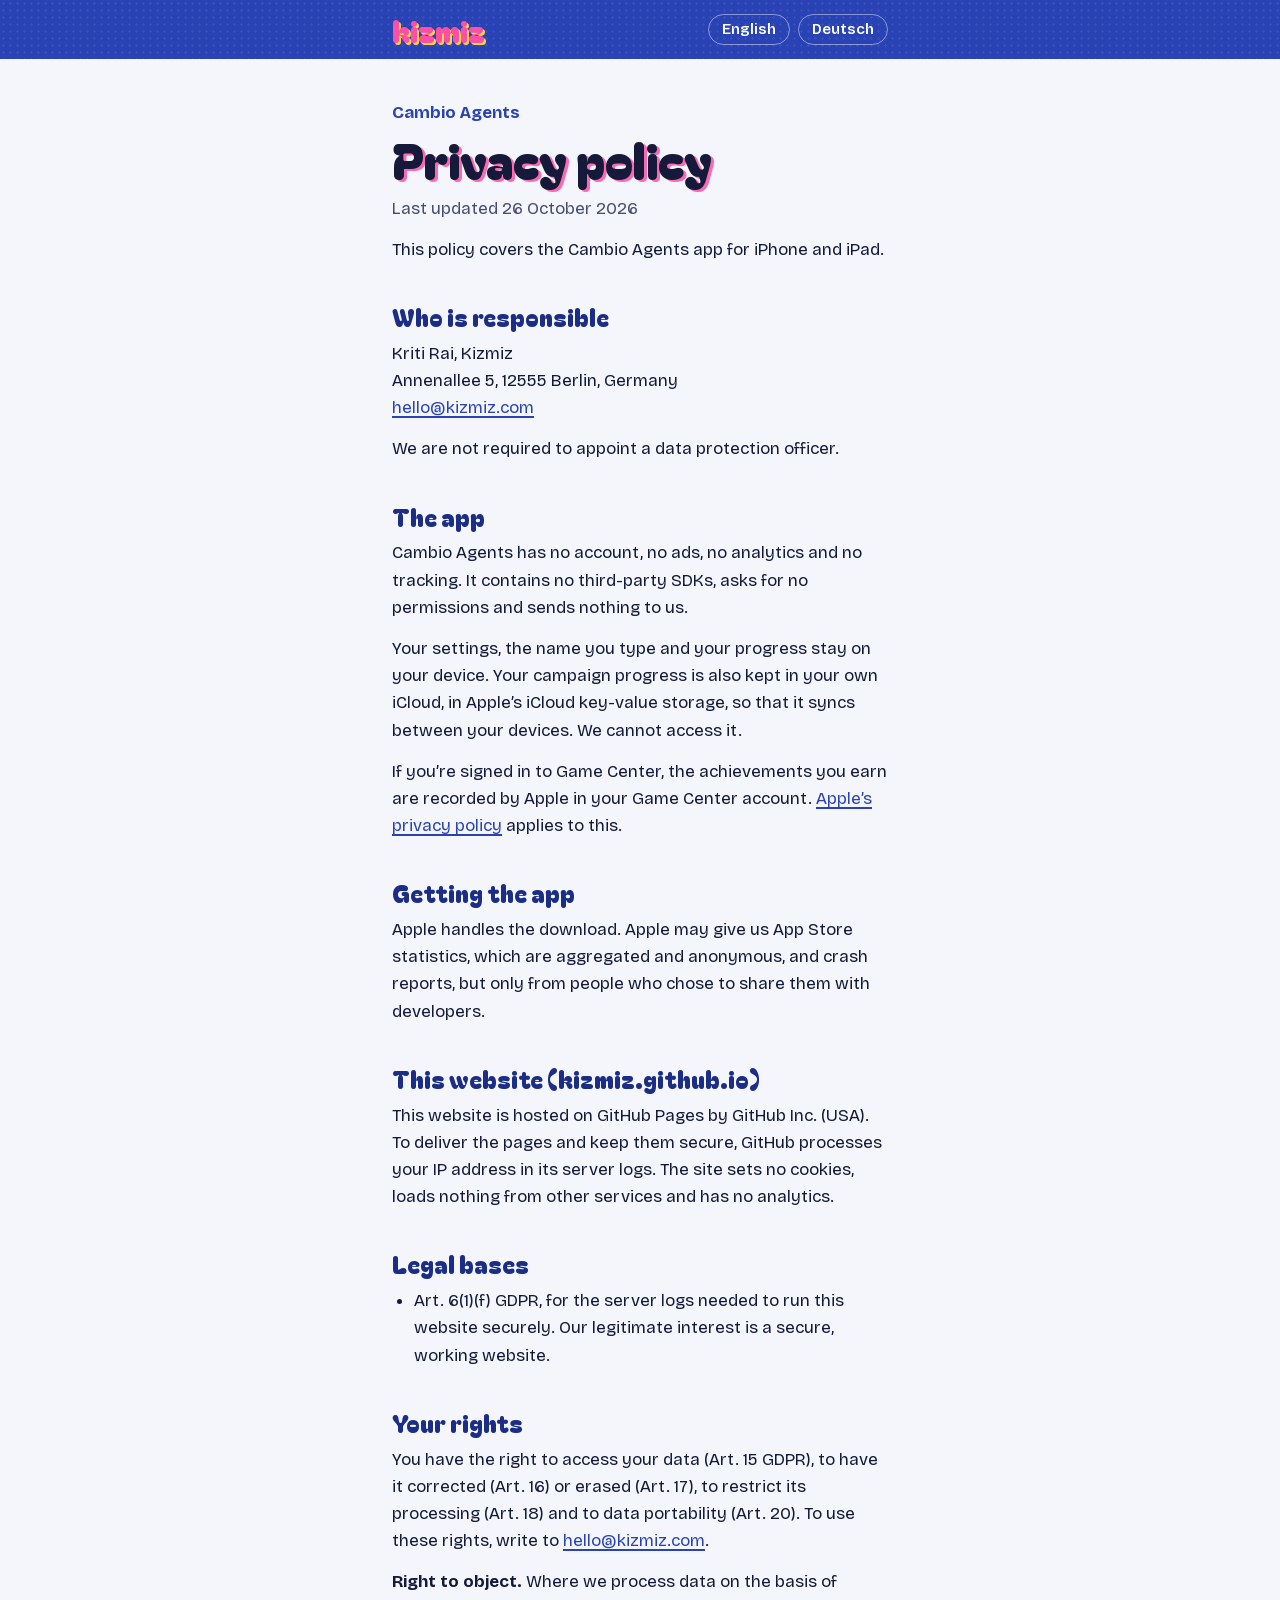
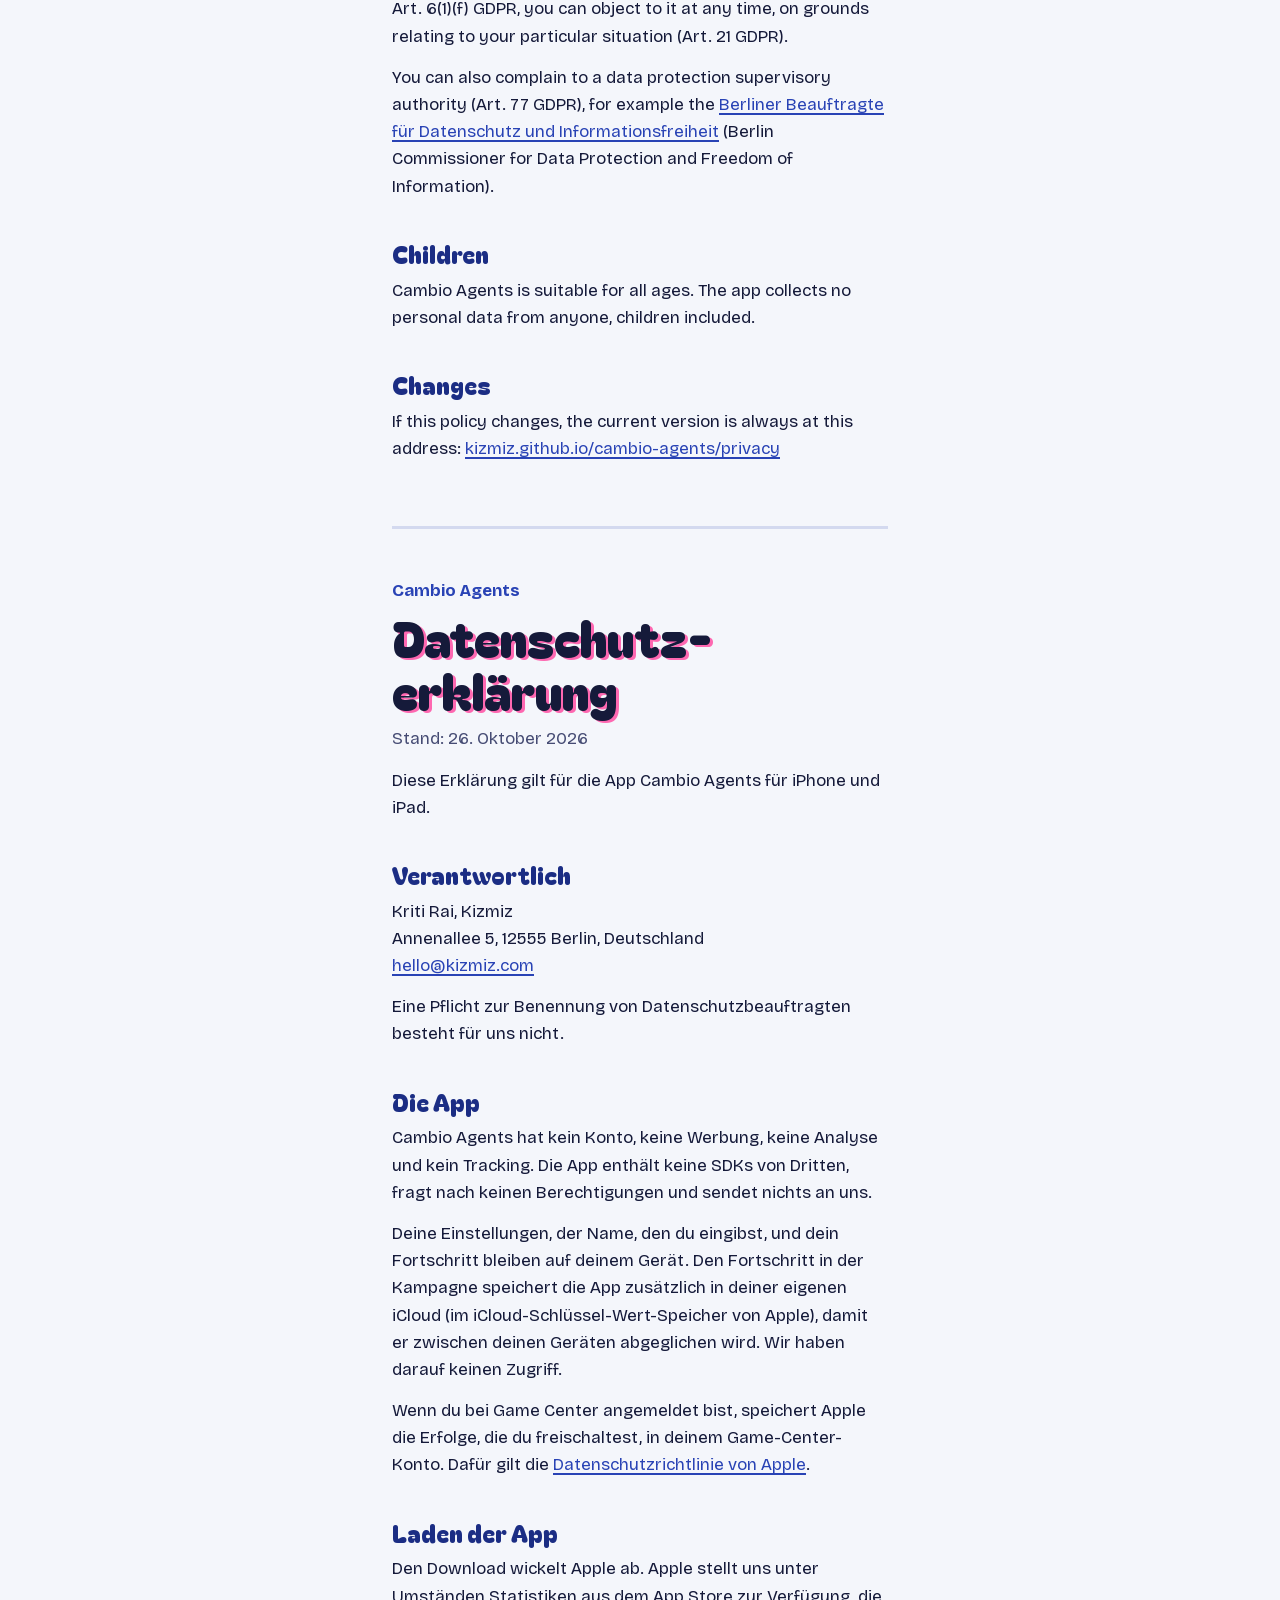
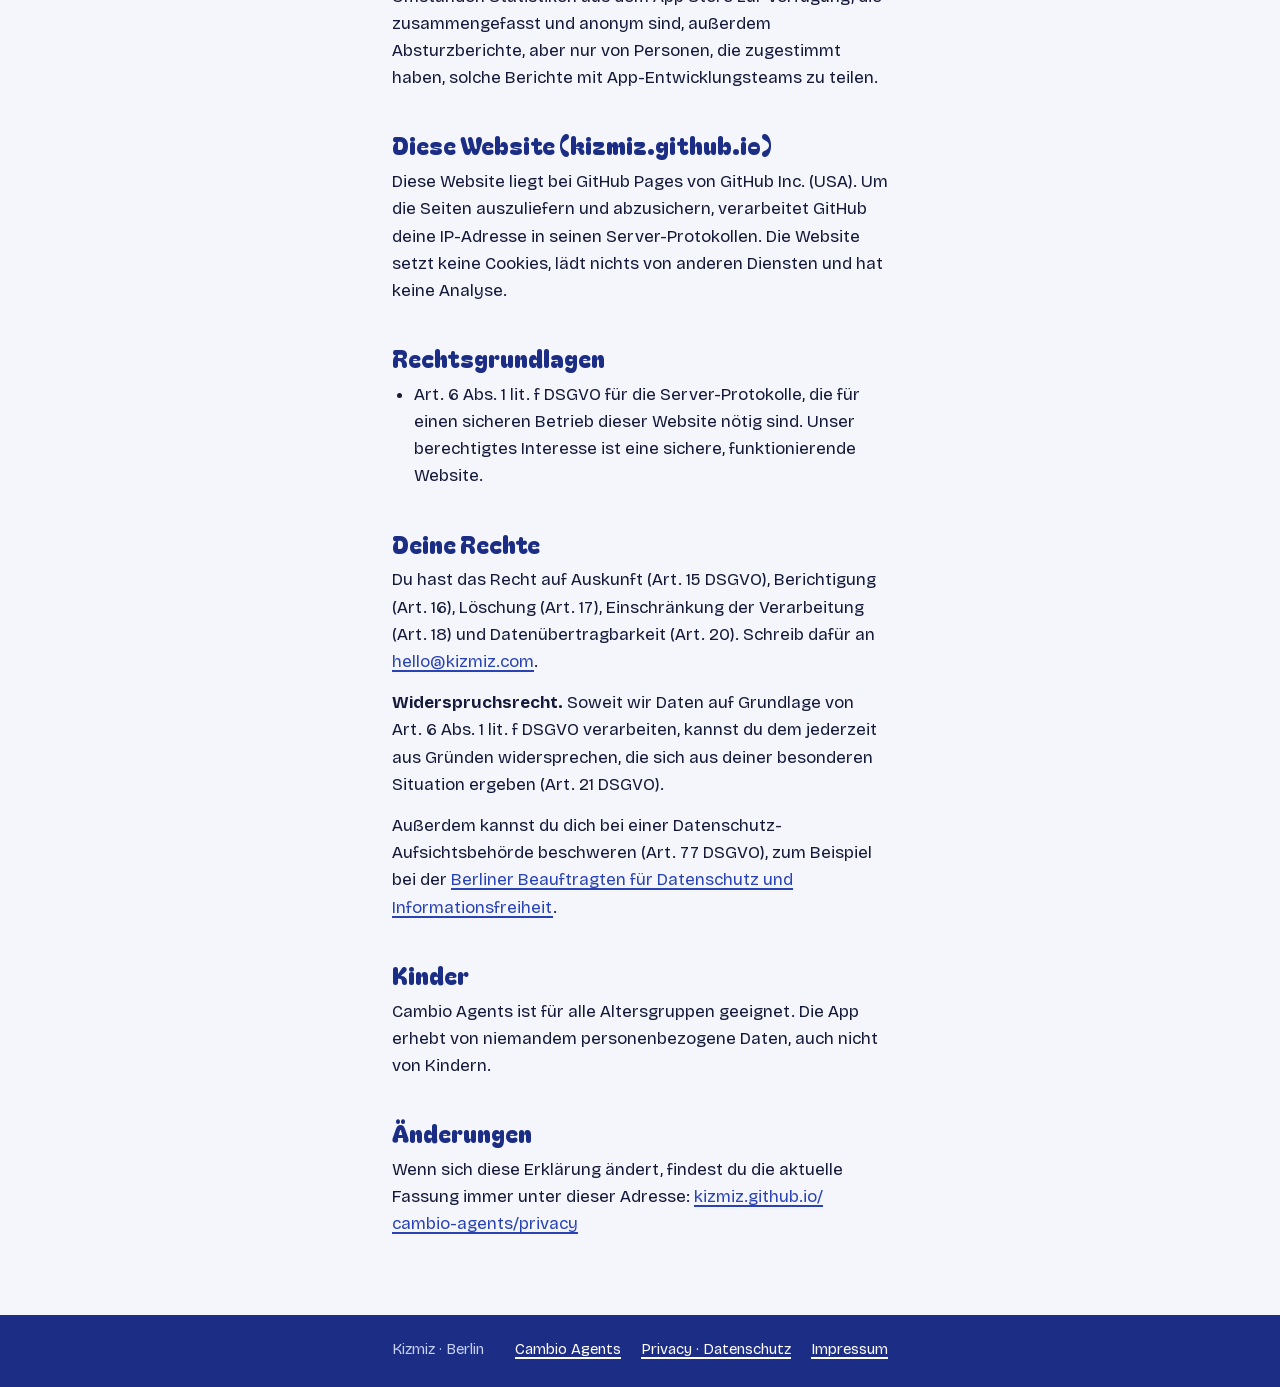
<file: cambio-agents/privacy/index.html>
<!doctype html>
<html lang="en">
<head>
  <meta charset="utf-8">
  <meta name="viewport" content="width=device-width, initial-scale=1">
  <title>Cambio Agents · Privacy policy · Datenschutzerklärung</title>
  <meta name="description" content="Privacy policy for the Cambio Agents app. Datenschutzerklärung auf Deutsch.">
  <meta name="theme-color" content="#2943b5">
  <link rel="icon" href="data:image/svg+xml,%3Csvg xmlns='http://www.w3.org/2000/svg' viewBox='0 0 20 28'%3E%3Crect width='20' height='28' rx='4' fill='%23ff4fa3'/%3E%3Crect x='2.5' y='2.5' width='15' height='23' rx='2.5' fill='none' stroke='white' stroke-width='1.4'/%3E%3C/svg%3E">
  <link rel="preload" href="../../fonts/bagel-fat-one-latin.woff2" as="font" type="font/woff2" crossorigin>
  <link rel="preload" href="../../fonts/bricolage-grotesque-latin.woff2" as="font" type="font/woff2" crossorigin>
  <link rel="stylesheet" href="../../fonts/fonts.css">
  <link rel="stylesheet" href="../../style.css">
</head>
<body class="text">
  <header class="bar">
    <div class="bar-inner">
      <a class="wordmark" href="../../">kizmiz</a>
      <nav class="langs" aria-label="Language / Sprache">
        <a href="#en" lang="en">English</a>
        <a href="#de" lang="de">Deutsch</a>
      </nav>
    </div>
  </header>

  <main class="doc">
    <article id="en" lang="en">
      <p class="eyebrow">Cambio Agents</p>
      <h1>Privacy policy</h1>
      <p class="meta">Last updated 26 October 2026</p>
      <p>This policy covers the Cambio Agents app for iPhone and iPad.</p>

      <h2>Who is responsible</h2>
      <address>
        Kriti Rai, Kizmiz<br>
        Annenallee 5, 12555 Berlin, Germany<br>
        <a href="mailto:hello@kizmiz.com">hello@kizmiz.com</a>
      </address>
      <p>We are not required to appoint a data protection officer.</p>

      <h2>The app</h2>
      <p>Cambio Agents has no account, no ads, no analytics and no tracking. It contains no third-party SDKs, asks for no permissions and sends nothing to us.</p>
      <p>Your settings, the name you type and your progress stay on your device. Your campaign progress is also kept in your own iCloud, in Apple’s iCloud key-value storage, so that it syncs between your devices. We cannot access it.</p>
      <!-- GAME CENTER: keep only if the release ships achievements -->
      <p>If you’re signed in to Game Center, the achievements you earn are recorded by Apple in your Game Center account. <a href="https://www.apple.com/legal/privacy/en-ww/">Apple’s privacy policy</a> applies to this.</p>

      <h2>Getting the app</h2>
      <p>Apple handles the download. Apple may give us App Store statistics, which are aggregated and anonymous, and crash reports, but only from people who chose to share them with developers.</p>

      <h2>This website <span class="nobreak">(kizmiz.github.io)</span></h2>
      <p>This website is hosted on GitHub Pages by GitHub Inc. (USA). To deliver the pages and keep them secure, GitHub processes your IP address in its server logs. The site sets no cookies, loads nothing from other services and has no analytics.</p>

      <h2>Legal bases</h2>
      <ul>
        <li>Art.&nbsp;6(1)(f) GDPR, for the server logs needed to run this website securely. Our legitimate interest is a secure, working website.</li>
      </ul>

      <h2>Your rights</h2>
      <p>You have the right to access your data (Art.&nbsp;15 GDPR), to have it corrected (Art.&nbsp;16) or erased (Art.&nbsp;17), to restrict its processing (Art.&nbsp;18) and to data portability (Art.&nbsp;20). To use these rights, write to <a href="mailto:hello@kizmiz.com">hello@kizmiz.com</a>.</p>
      <p><strong>Right to object.</strong> Where we process data on the basis of Art.&nbsp;6(1)(f) GDPR, you can object to it at any time, on grounds relating to your particular situation (Art.&nbsp;21 GDPR).</p>
      <p>You can also complain to a data protection supervisory authority (Art.&nbsp;77 GDPR), for example the <a href="https://www.datenschutz-berlin.de/">Berliner Beauftragte für Datenschutz und Informationsfreiheit</a> (Berlin Commissioner for Data Protection and Freedom of Information).</p>

      <h2>Children</h2>
      <p>Cambio Agents is suitable for all ages. The app collects no personal data from anyone, children included.</p>

      <h2>Changes</h2>
      <p>If this policy changes, the current version is always at this address: <a href="https://kizmiz.github.io/cambio-agents/privacy/"><span class="nobreak">kizmiz.github.io/</span><wbr><span class="nobreak">cambio-agents/privacy</span></a></p>
    </article>

    <article id="de" lang="de">
      <p class="eyebrow">Cambio Agents</p>
      <h1>Datenschutz&shy;erklärung</h1>
      <p class="meta">Stand: 26. Oktober 2026</p>
      <p>Diese Erklärung gilt für die App Cambio Agents für iPhone und iPad.</p>

      <h2>Verantwortlich</h2>
      <address>
        Kriti Rai, Kizmiz<br>
        Annenallee 5, 12555 Berlin, Deutschland<br>
        <a href="mailto:hello@kizmiz.com">hello@kizmiz.com</a>
      </address>
      <p>Eine Pflicht zur Benennung von Datenschutzbeauftragten besteht für uns nicht.</p>

      <h2>Die App</h2>
      <p>Cambio Agents hat kein Konto, keine Werbung, keine Analyse und kein Tracking. Die App enthält keine SDKs von Dritten, fragt nach keinen Berechtigungen und sendet nichts an uns.</p>
      <p>Deine Einstellungen, der Name, den du eingibst, und dein Fortschritt bleiben auf deinem Gerät. Den Fortschritt in der Kampagne speichert die App zusätzlich in deiner eigenen iCloud (im iCloud-Schlüssel-Wert-Speicher von Apple), damit er zwischen deinen Geräten abgeglichen wird. Wir haben darauf keinen Zugriff.</p>
      <!-- GAME CENTER: keep only if the release ships achievements -->
      <p>Wenn du bei Game Center angemeldet bist, speichert Apple die Erfolge, die du freischaltest, in deinem Game-Center-Konto. Dafür gilt die <a href="https://www.apple.com/legal/privacy/de-ww/">Datenschutzrichtlinie von Apple</a>.</p>

      <h2>Laden der App</h2>
      <p>Den Download wickelt Apple ab. Apple stellt uns unter Umständen Statistiken aus dem App Store zur Verfügung, die zusammengefasst und anonym sind, außerdem Absturzberichte, aber nur von Personen, die zugestimmt haben, solche Berichte mit App-Entwicklungsteams zu teilen.</p>

      <h2>Diese Website <span class="nobreak">(kizmiz.github.io)</span></h2>
      <p>Diese Website liegt bei GitHub Pages von GitHub Inc. (USA). Um die Seiten auszuliefern und abzusichern, verarbeitet GitHub deine IP-Adresse in seinen Server-Protokollen. Die Website setzt keine Cookies, lädt nichts von anderen Diensten und hat keine Analyse.</p>

      <h2>Rechtsgrundlagen</h2>
      <ul>
        <li>Art.&nbsp;6 Abs.&nbsp;1 lit.&nbsp;f DSGVO für die Server-Protokolle, die für einen sicheren Betrieb dieser Website nötig sind. Unser berechtigtes Interesse ist eine sichere, funktionierende Website.</li>
      </ul>

      <h2>Deine Rechte</h2>
      <p>Du hast das Recht auf Auskunft (Art.&nbsp;15 DSGVO), Berichtigung (Art.&nbsp;16), Löschung (Art.&nbsp;17), Einschränkung der Verarbeitung (Art.&nbsp;18) und Datenübertragbarkeit (Art.&nbsp;20). Schreib dafür an <a href="mailto:hello@kizmiz.com">hello@kizmiz.com</a>.</p>
      <p><strong>Widerspruchsrecht.</strong> Soweit wir Daten auf Grundlage von Art.&nbsp;6 Abs.&nbsp;1 lit.&nbsp;f DSGVO verarbeiten, kannst du dem jederzeit aus Gründen widersprechen, die sich aus deiner besonderen Situation ergeben (Art.&nbsp;21 DSGVO).</p>
      <p>Außerdem kannst du dich bei einer Datenschutz-Aufsichtsbehörde beschweren (Art.&nbsp;77 DSGVO), zum Beispiel bei der <a href="https://www.datenschutz-berlin.de/">Berliner Beauftragten für Datenschutz und Informationsfreiheit</a>.</p>

      <h2>Kinder</h2>
      <p>Cambio Agents ist für alle Altersgruppen geeignet. Die App erhebt von niemandem personenbezogene Daten, auch nicht von Kindern.</p>

      <h2>Änderungen</h2>
      <p>Wenn sich diese Erklärung ändert, findest du die aktuelle Fassung immer unter dieser Adresse: <a href="https://kizmiz.github.io/cambio-agents/privacy/"><span class="nobreak">kizmiz.github.io/</span><wbr><span class="nobreak">cambio-agents/privacy</span></a></p>
    </article>
  </main>

  <footer class="foot">
    <div class="foot-inner">
      <span>Kizmiz · Berlin</span>
      <ul>
        <li><a href="../">Cambio Agents</a></li>
        <li><a href="./">Privacy · Datenschutz</a></li>
        <li><a href="../../impressum/">Impressum</a></li>
      </ul>
    </div>
  </footer>
</body>
</html>
</file>
<file: fonts/fonts.css>
/* The two typefaces, served with the game so it needs no network (both SIL Open Font License 1.1,
   see the OFL files here). Latin covers English and German; Latin Extended the rest of Europe. */

@font-face {
  font-family: "Bagel Fat One";
  font-style: normal;
  font-weight: 400;
  font-display: swap;
  src: url(bagel-fat-one-latin.woff2) format("woff2");
  unicode-range: U+0000-00FF, U+0131, U+0152-0153, U+02BB-02BC, U+02C6, U+02DA, U+02DC, U+0304, U+0308, U+0329, U+2000-206F, U+20AC, U+2122, U+2191, U+2193, U+2212, U+2215, U+FEFF, U+FFFD;
}
@font-face {
  font-family: "Bagel Fat One";
  font-style: normal;
  font-weight: 400;
  font-display: swap;
  src: url(bagel-fat-one-latin-ext.woff2) format("woff2");
  unicode-range: U+0100-02BA, U+02BD-02C5, U+02C7-02CC, U+02CE-02D7, U+02DD-02FF, U+0304, U+0308, U+0329, U+1D00-1DBF, U+1E00-1E9F, U+1EF2-1EFF, U+2020, U+20A0-20AB, U+20AD-20C4, U+2113, U+2C60-2C7F, U+A720-A7FF;
}
@font-face {
  font-family: "Bricolage Grotesque";
  font-style: normal;
  font-weight: 400 800;
  font-display: swap;
  src: url(bricolage-grotesque-latin.woff2) format("woff2");
  unicode-range: U+0000-00FF, U+0131, U+0152-0153, U+02BB-02BC, U+02C6, U+02DA, U+02DC, U+0304, U+0308, U+0329, U+2000-206F, U+20AC, U+2122, U+2191, U+2193, U+2212, U+2215, U+FEFF, U+FFFD;
}
@font-face {
  font-family: "Bricolage Grotesque";
  font-style: normal;
  font-weight: 400 800;
  font-display: swap;
  src: url(bricolage-grotesque-latin-ext.woff2) format("woff2");
  unicode-range: U+0100-02BA, U+02BD-02C5, U+02C7-02CC, U+02CE-02D7, U+02DD-02FF, U+0304, U+0308, U+0329, U+1D00-1DBF, U+1E00-1E9F, U+1EF2-1EFF, U+2020, U+20A0-20AB, U+20AD-20C4, U+2113, U+2C60-2C7F, U+A720-A7FF;
}
</file>
<file: style.css>
/* Kizmiz: one stylesheet for the whole site. The colours and the two typefaces are the ones
   Cambio Agents uses; the fonts are served from fonts/ so the site makes no outside requests. */

:root {
  --table: #2943b5;
  --table-deep: #1b2d84;
  --pink: #ff4fa3;
  --pink-edge: #c93a82;
  --sun: #ffd54a;
  --paper: #f4f6fb;
  --ink: #151a3a;
  --ink-soft: #464c74;
  --line: #d3d9ef;
  --muted: #c9d1f5;
  --dots: radial-gradient(rgba(255, 255, 255, 0.07) 1px, transparent 1.4px);

  --display: "Bagel Fat One", "Arial Rounded MT Bold", system-ui, sans-serif;
  --text: "Bricolage Grotesque", system-ui, -apple-system, "Segoe UI", sans-serif;
  --gutter: 16px;
  --measure: 31rem;

  color-scheme: light;
}

* { box-sizing: border-box; }
html { -webkit-text-size-adjust: 100%; text-size-adjust: 100%; }

body {
  display: flex;
  flex-direction: column;
  min-height: 100vh;
  margin: 0;
  background: var(--paper);
  color: var(--ink);
  font: 400 17px/1.6 var(--text);
  overflow-wrap: break-word;
}
main { flex: 1; }

a { color: var(--table); text-decoration-thickness: 1.5px; text-underline-offset: 3px; }
a:hover { color: var(--pink-edge); }
:focus-visible { outline: 3px solid var(--pink); outline-offset: 2px; border-radius: 4px; }

/* ---------------------------------------------------------------- header and footer */

.bar {
  background-color: var(--table);
  background-image: var(--dots);
  background-size: 7px 7px;
  color: #fff;
}
.bar-inner {
  display: flex;
  flex-wrap: wrap;
  align-items: center;
  justify-content: space-between;
  gap: 12px;
  max-width: 60rem;
  margin: 0 auto;
  padding: 14px var(--gutter);
}
.wordmark {
  font-family: var(--display);
  font-weight: 400;
  font-size: 30px;
  line-height: 1;
  color: var(--pink);
  text-shadow: 2px 2px 0 var(--sun);
  text-decoration: none;
}
a.wordmark:hover { color: var(--pink); }

.langs { display: flex; gap: 8px; }
.langs a {
  padding: 5px 13px 6px;
  border: 1.5px solid rgba(255, 255, 255, 0.45);
  border-radius: 999px;
  color: #fff;
  font-size: 15px;
  font-weight: 600;
  line-height: 1.2;
  text-decoration: none;
}
.langs a:hover { background: rgba(255, 255, 255, 0.14); color: #fff; }

.foot { background: var(--table-deep); color: var(--muted); font-size: 15px; }
.foot-inner {
  display: flex;
  flex-wrap: wrap;
  justify-content: space-between;
  gap: 10px 24px;
  max-width: 60rem;
  margin: 0 auto;
  padding: 22px var(--gutter) 26px;
}
.foot ul { display: flex; flex-wrap: wrap; gap: 6px 20px; margin: 0; padding: 0; list-style: none; }
.foot li { margin: 0; }
.foot a { color: #fff; }
.foot a:hover { color: var(--sun); }

/* ---------------------------------------------------------------- text pages */

.text .bar-inner, .text .foot-inner { max-width: calc(var(--measure) + 2 * var(--gutter)); }

.doc {
  max-width: calc(var(--measure) + 2 * var(--gutter));
  margin: 0 auto;
  padding: 40px var(--gutter) 64px;
}
.doc > article { scroll-margin-top: 16px; }
.doc > article + article {
  margin-top: 64px;
  padding-top: 48px;
  border-top: 3px solid var(--line);
}

h1, h2 { font-family: var(--display); font-weight: 400; }
h1 {
  margin: 0 0 10px;
  font-size: clamp(34px, 9vw, 50px);
  line-height: 1.05;
  text-shadow: 3px 2px 0 rgba(255, 79, 163, 0.85);
}
h2 { margin: 40px 0 8px; font-size: 24px; line-height: 1.2; color: var(--table-deep); }
h3 { margin: 28px 0 4px; font-size: 18px; font-weight: 700; line-height: 1.35; }
p, ul, ol, address { margin: 0 0 14px; }
ul, ol { padding-left: 1.3em; }
li + li { margin-top: 6px; }
address { font-style: normal; }
.nobreak { white-space: nowrap; }

.eyebrow { margin: 0 0 6px; color: var(--table); font-weight: 700; }
.meta { color: var(--ink-soft); }
.lead { font-size: 19px; }
.note { color: var(--ink-soft); font-size: 15px; }

.facts { display: flex; flex-wrap: wrap; gap: 8px; margin: 18px 0 8px; padding: 0; list-style: none; }
.facts li {
  margin: 0;
  padding: 4px 12px 5px;
  border: 1.5px solid var(--line);
  border-radius: 999px;
  background: #fff;
  font-size: 15px;
  font-weight: 600;
}

/* How to play: each step numbered on a small pink card. */
.steps { margin: 16px 0 20px; padding: 0; list-style: none; counter-reset: step; }
.steps > li {
  position: relative;
  min-height: 40px;
  margin: 0;
  padding-left: 46px;
  counter-increment: step;
}
.steps > li + li { margin-top: 14px; }
.steps > li::before {
  content: counter(step);
  position: absolute;
  top: 1px;
  left: 0;
  display: grid;
  place-items: center;
  width: 29px;
  height: 40px;
  border-radius: 6px;
  background: var(--pink);
  box-shadow: inset 0 0 0 2px var(--pink), inset 0 0 0 3.5px rgba(255, 255, 255, 0.75);
  color: var(--ink);
  font: 400 18px/1 var(--display);
}
.powers { margin: 8px 0 0; padding: 0; list-style: none; }
.powers li { display: grid; grid-template-columns: 4.6em minmax(0, 1fr); gap: 8px; margin: 4px 0 0; }

/* The Impressum's details: a label, then the lines it covers. */
.facts-table { margin: 18px 0; }
.facts-table > div { padding: 12px 0; border-top: 1px solid var(--line); }
.facts-table > div:last-child { border-bottom: 1px solid var(--line); }
.facts-table dt { color: var(--ink-soft); font-size: 15px; font-weight: 600; }
.facts-table dd { margin: 2px 0 0; }
.facts-table address { margin: 0; }

/* ---------------------------------------------------------------- home */

.home {
  background-color: var(--table);
  background-image: var(--dots);
  background-size: 7px 7px;
  color: #fff;
}
.home .bar { background: none; }
.home .bar-inner { justify-content: flex-end; }
.home a { color: #fff; }
.home a:hover { color: var(--sun); }
.home :focus-visible { outline-color: var(--sun); }

.hero { padding: 8px var(--gutter) 0; text-align: center; }
.hero h1 {
  margin: 0;
  color: var(--pink);
  font-size: clamp(72px, 21vw, 176px);
  line-height: 0.95;
  text-shadow: 0.035em 0.035em 0 var(--sun);
}
.hand { display: flex; justify-content: center; gap: clamp(8px, 2vw, 14px); margin: 26px 0 0; }
.card {
  display: grid;
  place-items: center;
  width: clamp(50px, 13vw, 76px);
  aspect-ratio: 5 / 7;
  border-radius: 10px;
  box-shadow: 0 3px 0 rgba(0, 0, 0, 0.25);
}
.card.back {
  background-color: var(--pink);
  background-image: radial-gradient(rgba(255, 255, 255, 0.38) 1.1px, transparent 1.5px);
  background-size: 6px 6px;
  box-shadow: inset 0 0 0 3px var(--pink), inset 0 0 0 5px rgba(255, 255, 255, 0.75), 0 3px 0 rgba(0, 0, 0, 0.25);
}
.card.back::after {
  content: "c";
  color: var(--paper);
  font: 400 clamp(22px, 5.6vw, 32px)/1 var(--display);
  text-shadow: 2px 2px 0 var(--table);
}
.card.face {
  background: var(--paper);
  color: var(--ink);
  font: 400 clamp(26px, 6.6vw, 38px)/1 var(--display);
  text-shadow: 3px 2px 0 rgba(255, 79, 163, 0.85);
}
.hand .card:nth-child(1) { transform: rotate(-7deg) translateY(4px); }
.hand .card:nth-child(2) { transform: rotate(-2.5deg); }
.hand .card:nth-child(3) { transform: rotate(2.5deg) translateY(-6px); }
.hand .card:nth-child(4) { transform: rotate(7deg) translateY(4px); }

.intros {
  display: grid;
  grid-template-columns: minmax(0, 1fr);
  gap: 48px;
  max-width: 60rem;
  margin: 44px auto 0;
  padding: 0 var(--gutter) 64px;
}
@media (min-width: 760px) {
  .intros { grid-template-columns: repeat(2, minmax(0, 1fr)); gap: 28px; }
}
.intro { scroll-margin-top: 16px; }
.intro .lead { margin: 0 0 18px; font-size: 20px; font-weight: 600; line-height: 1.4; }

.app {
  padding: 22px 20px 20px;
  border-radius: 18px;
  background: var(--paper);
  box-shadow: 0 5px 0 var(--table-deep);
  color: var(--ink);
}
.app a { color: var(--table); }
.app a:hover { color: var(--pink-edge); }
.app :focus-visible { outline-color: var(--pink); }
.app h2 {
  margin: 10px 0 8px;
  color: var(--ink);
  font-size: clamp(30px, 8vw, 36px);
  line-height: 1.05;
  text-shadow: 3px 2px 0 rgba(255, 79, 163, 0.85);
}
.app p { margin: 0 0 12px; }
.app + .app { margin-top: 18px; }
.app .facts { margin: 14px 0 16px; }
.app .facts li { background: #fff; }
.badge {
  display: inline-block;
  padding: 5px 10px 4px;
  border-radius: 999px;
  background: var(--sun);
  color: var(--ink);
  font: 400 14px/1 var(--display);
}
.actions { display: flex; flex-wrap: wrap; gap: 10px; margin: 18px 0 0; padding: 0; list-style: none; }
.actions li { margin: 0; }
.btn {
  display: inline-block;
  padding: 9px 16px 10px;
  border: 2px solid var(--table);
  border-radius: 999px;
  font-weight: 700;
  line-height: 1.2;
  text-decoration: none;
}
.app .btn.primary { background: var(--table); color: #fff; }
.app .btn.primary:hover { background: var(--table-deep); border-color: var(--table-deep); color: #fff; }
.app .btn:not(.primary):hover { border-color: var(--pink-edge); }
.intro .legal { margin: 18px 0 0; color: var(--muted); }
</file>
